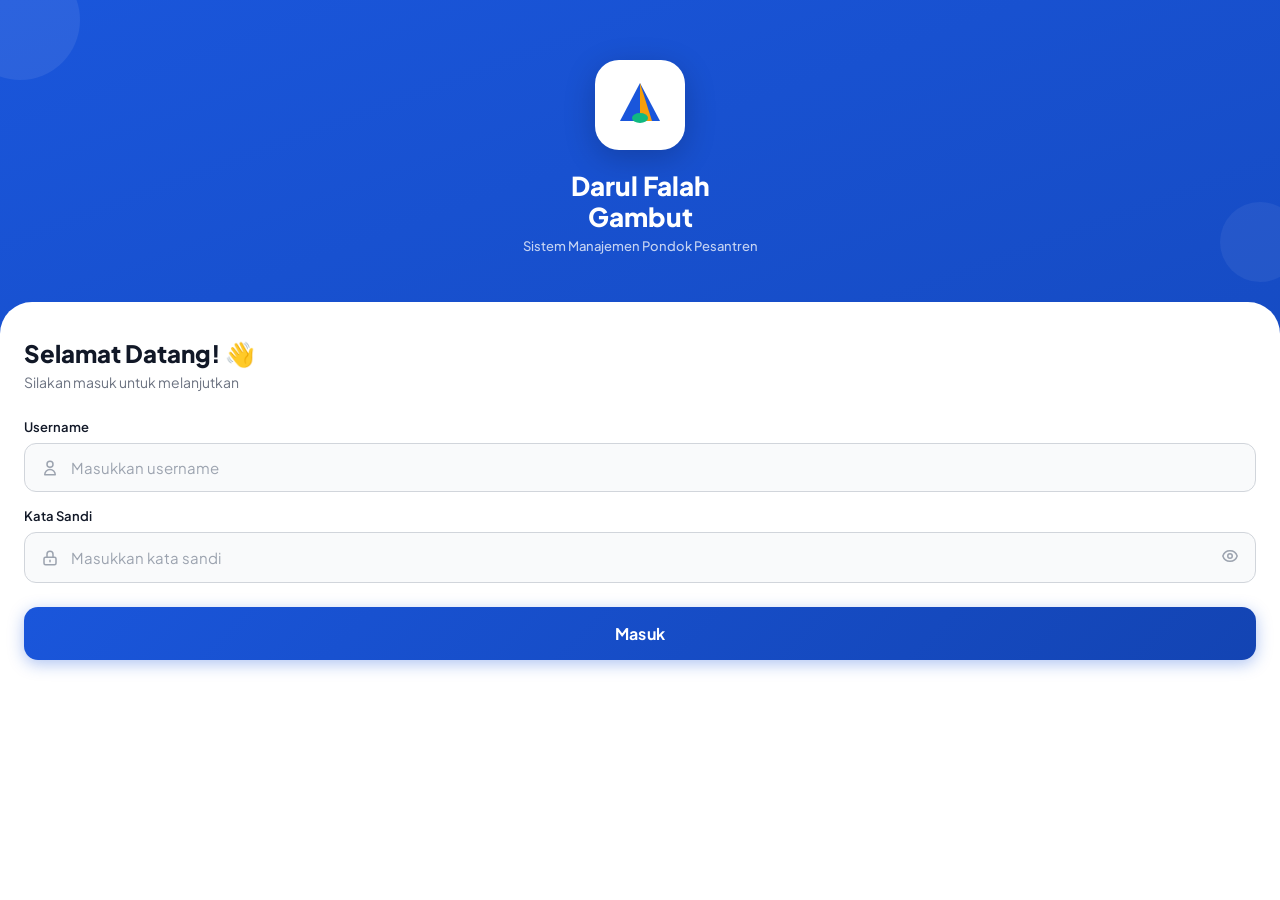
<file: app.html>
<!DOCTYPE html>
<html lang="id">
<head>
<meta charset="UTF-8">
<meta name="viewport" content="width=device-width, initial-scale=1.0, maximum-scale=1.0, user-scalable=no">
<meta name="theme-color" content="#1a56db">
<meta name="apple-mobile-web-app-capable" content="yes">
<meta name="mobile-web-app-capable" content="yes">
<title>Darul Falah Gambut</title>
<link rel="manifest" href="manifest.json">
<link rel="preconnect" href="https://fonts.googleapis.com">
<link href="https://fonts.googleapis.com/css2?family=Plus+Jakarta+Sans:wght@400;500;600;700;800&display=swap" rel="stylesheet">
<style>
/* ===== CSS VARIABLES ===== */
:root {
  --primary: #1a56db;
  --primary-dark: #1344b3;
  --primary-light: #e8f0fe;
  --accent-green: #10b981;
  --accent-pink: #f472b6;
  --accent-teal: #14b8a6;
  --danger: #ef4444;
  --warning: #f59e0b;
  --text-primary: #111827;
  --text-secondary: #6b7280;
  --text-muted: #9ca3af;
  --bg: #f3f4f6;
  --card: #ffffff;
  --card-border: #e5e7eb;
  --input-bg: #f9fafb;
  --input-border: #d1d5db;
  --shadow-sm: 0 1px 3px rgba(0,0,0,0.1);
  --shadow-md: 0 4px 16px rgba(0,0,0,0.12);
  --shadow-lg: 0 8px 32px rgba(0,0,0,0.16);
  --overlay: rgba(0,0,0,0.5);
  --navbar-height: 68px;
  --header-height: 56px;
  --radius: 16px;
  --radius-sm: 10px;
  --transition: 0.2s ease;
}
[data-theme="dark"] {
  --primary: #3b82f6;
  --primary-dark: #2563eb;
  --primary-light: #1e3a5f;
  --text-primary: #f9fafb;
  --text-secondary: #d1d5db;
  --text-muted: #9ca3af;
  --bg: #0f172a;
  --card: #1e293b;
  --card-border: #334155;
  --input-bg: #0f172a;
  --input-border: #475569;
  --shadow-sm: 0 1px 3px rgba(0,0,0,0.4);
  --shadow-md: 0 4px 16px rgba(0,0,0,0.5);
  --shadow-lg: 0 8px 32px rgba(0,0,0,0.6);
  --overlay: rgba(0,0,0,0.7);
}

/* ===== RESET & BASE ===== */
*, *::before, *::after { box-sizing: border-box; margin: 0; padding: 0; }
html, body {
  width: 100%; height: 100%;
  font-family: 'Plus Jakarta Sans', sans-serif;
  background: var(--bg);
  color: var(--text-primary);
  overflow: hidden;
  -webkit-tap-highlight-color: transparent;
  transition: background var(--transition), color var(--transition);
}
button { font-family: inherit; cursor: pointer; border: none; outline: none; }
input, select, textarea { font-family: inherit; outline: none; border: none; }

/* ===== APP SHELL ===== */
#app { width: 100%; height: 100%; display: flex; flex-direction: column; position: relative; overflow: hidden; }
.screen { display: none; flex-direction: column; height: 100%; overflow: hidden; }
.screen.active { display: flex; }

/* ===== LOGIN SCREEN ===== */
#screen-login {
  background: linear-gradient(160deg, var(--primary) 0%, var(--primary-dark) 100%);
  justify-content: flex-start;
  overflow-y: auto;
}
.login-hero {
  padding: 60px 24px 48px;
  text-align: center;
  position: relative;
  flex-shrink: 0;
}
.login-hero::before {
  content: '';
  position: absolute;
  top: -40px; left: -40px;
  width: 120px; height: 120px;
  background: rgba(255,255,255,0.08);
  border-radius: 50%;
}
.login-hero::after {
  content: '';
  position: absolute;
  bottom: 20px; right: -20px;
  width: 80px; height: 80px;
  background: rgba(255,255,255,0.06);
  border-radius: 50%;
}
.login-logo {
  width: 90px; height: 90px;
  background: white;
  border-radius: 24px;
  margin: 0 auto 20px;
  display: flex; align-items: center; justify-content: center;
  box-shadow: 0 8px 32px rgba(0,0,0,0.2);
}
.login-logo svg { width: 56px; height: 56px; }
.login-hero h1 { font-size: 26px; font-weight: 800; color: white; line-height: 1.2; }
.login-hero p { font-size: 13px; color: rgba(255,255,255,0.75); margin-top: 6px; font-weight: 500; }
.login-body {
  background: var(--card);
  border-radius: 32px 32px 0 0;
  padding: 36px 24px 40px;
  flex: 1;
  transition: background var(--transition);
}
.login-body h2 { font-size: 24px; font-weight: 800; color: var(--text-primary); }
.login-body p { font-size: 14px; color: var(--text-secondary); margin-top: 4px; margin-bottom: 28px; }
.form-group { margin-bottom: 16px; }
.form-group label { display: block; font-size: 13px; font-weight: 600; color: var(--text-primary); margin-bottom: 8px; }
.input-wrap {
  display: flex; align-items: center; gap: 12px;
  background: var(--input-bg);
  border: 1.5px solid var(--input-border);
  border-radius: 12px;
  padding: 14px 16px;
  transition: border-color 0.2s, box-shadow 0.2s;
}
.input-wrap:focus-within {
  border-color: var(--primary);
  box-shadow: 0 0 0 3px rgba(26,86,219,0.12);
  background: var(--card);
}
.input-wrap svg { width: 18px; height: 18px; color: var(--text-muted); flex-shrink: 0; }
.input-wrap input {
  flex: 1; background: none; color: var(--text-primary);
  font-size: 15px; font-weight: 500;
}
.input-wrap input::placeholder { color: var(--text-muted); font-weight: 400; }
.btn-eye { background: none; padding: 0; color: var(--text-muted); }
.btn-primary {
  width: 100%; padding: 16px;
  background: linear-gradient(135deg, var(--primary) 0%, var(--primary-dark) 100%);
  color: white; font-size: 16px; font-weight: 700;
  border-radius: 14px; margin-top: 8px;
  box-shadow: 0 4px 16px rgba(26,86,219,0.35);
  transition: transform 0.15s, box-shadow 0.15s;
  letter-spacing: 0.3px;
}
.btn-primary:active { transform: scale(0.98); box-shadow: 0 2px 8px rgba(26,86,219,0.25); }
.login-error { background: #fee2e2; color: #dc2626; border-radius: 10px; padding: 12px 16px; font-size: 13px; font-weight: 500; margin-bottom: 16px; display: none; }
.login-error.show { display: block; }

/* ===== MAIN APP ===== */
#screen-main { flex-direction: row; }

/* ===== TOP HEADER ===== */
.top-header {
  position: fixed; top: 0; left: 0; right: 0; z-index: 100;
  height: var(--header-height);
  background: linear-gradient(135deg, var(--primary) 0%, var(--primary-dark) 100%);
  display: flex; align-items: flex-end; justify-content: space-between;
  padding: 0 16px 10px;
  box-shadow: 0 2px 12px rgba(26,86,219,0.3);
}
.header-left { display: flex; flex-direction: column; }
.header-greeting { font-size: 12px; color: rgba(255,255,255,0.8); font-weight: 500; }
.header-title { font-size: 20px; font-weight: 800; color: white; line-height: 1.1; }
.header-subtitle { font-size: 12px; color: rgba(255,255,255,0.75); font-weight: 500; }
.btn-more {
  width: 38px; height: 38px;
  background: rgba(255,255,255,0.18);
  border-radius: 50%;
  display: flex; align-items: center; justify-content: center;
  color: white; position: relative;
}

/* ===== DROPDOWN MENU ===== */
.dropdown-menu {
  position: fixed; top: 54px; right: 12px; z-index: 999;
  background: var(--card);
  border-radius: 14px;
  box-shadow: var(--shadow-lg);
  border: 1px solid var(--card-border);
  min-width: 180px;
  overflow: hidden;
  display: none;
  animation: fadeInDown 0.15s ease;
}
.dropdown-menu.show { display: block; }
@keyframes fadeInDown { from { opacity:0; transform: translateY(-8px); } to { opacity:1; transform: translateY(0); } }
.dropdown-item {
  display: flex; align-items: center; gap: 12px;
  padding: 14px 16px; font-size: 14px; font-weight: 600;
  color: var(--text-primary); cursor: pointer;
  transition: background 0.15s;
}
.dropdown-item:hover { background: var(--bg); }
.dropdown-item svg { width: 18px; height: 18px; flex-shrink: 0; }
.dropdown-item.danger { color: var(--danger); }
.dropdown-divider { height: 1px; background: var(--card-border); }

/* ===== CONTENT AREA ===== */
.main-content {
  flex: 1;
  margin-top: var(--header-height);
  padding-bottom: var(--navbar-height);
  overflow-y: auto;
  -webkit-overflow-scrolling: touch;
}
.page {
  display: none; padding: 16px;
  animation: pageIn 0.22s ease both;
}
.page.active { display: block; }
@keyframes pageIn {
  from { opacity: 0; transform: translateY(10px); }
  to   { opacity: 1; transform: translateY(0); }
}
/* Nav item ripple */
.nav-item { position: relative; overflow: hidden; }
.nav-item::after {
  content:''; position:absolute; inset:0; background:var(--primary);
  opacity:0; border-radius:12px; transform:scale(0.5); transition:opacity .3s, transform .3s;
}
.nav-item:active::after { opacity:.08; transform:scale(1); }
/* Smooth nav icon bounce */
.nav-item.active svg { animation: navBounce .3s cubic-bezier(.34,1.56,.64,1); }
@keyframes navBounce { from{transform:translateY(3px) scale(.85)} to{transform:translateY(-1px) scale(1)} }

/* ===== BOTTOM NAVBAR ===== */
.bottom-nav {
  position: fixed; bottom: 0; left: 0; right: 0;
  height: var(--navbar-height);
  background: var(--card);
  border-top: 1px solid var(--card-border);
  display: grid; grid-template-columns: repeat(4, 1fr);
  align-items: center;
  box-shadow: 0 -4px 16px rgba(0,0,0,0.08);
  z-index: 100;
  padding-bottom: env(safe-area-inset-bottom);
  transition: background var(--transition);
}
.nav-item {
  display: flex; flex-direction: column; align-items: center; justify-content: center;
  gap: 4px; padding: 8px 4px;
  cursor: pointer; transition: all 0.2s;
  border: none; background: none; color: var(--text-muted);
}
.nav-item svg { width: 22px; height: 22px; transition: all 0.2s; }
.nav-item span { font-size: 11px; font-weight: 600; transition: all 0.2s; }
.nav-item.active { color: var(--primary); }
.nav-item.active svg { transform: translateY(-1px); }

/* ===== DASHBOARD PAGE ===== */
.dash-welcome {
  background: linear-gradient(135deg, var(--primary) 0%, var(--primary-dark) 100%);
  margin: -16px -16px 16px;
  padding: 20px 16px 40px;
  position: relative; overflow: hidden;
}
.dash-welcome::after {
  content: '';
  position: absolute; bottom: -30px; left: 0; right: 0;
  height: 60px;
  background: var(--bg);
  border-radius: 50% 50% 0 0 / 100% 100% 0 0;
}
.dash-welcome h2 { font-size: 22px; font-weight: 800; color: white; }
.dash-welcome p { font-size: 13px; color: rgba(255,255,255,0.8); margin-top: 2px; }
.stat-cards { display: grid; grid-template-columns: repeat(3, 1fr); gap: 10px; margin-bottom: 16px; }
.stat-card {
  background: var(--card); border-radius: var(--radius);
  padding: 14px 10px; text-align: center;
  box-shadow: var(--shadow-sm);
  border: 1px solid var(--card-border);
  transition: background var(--transition);
}
.stat-card-icon {
  width: 40px; height: 40px; border-radius: 10px;
  display: flex; align-items: center; justify-content: center;
  margin: 0 auto 8px;
}
.stat-card-icon svg { width: 20px; height: 20px; }
.stat-card-num { font-size: 24px; font-weight: 800; line-height: 1; }
.stat-card-label { font-size: 11px; font-weight: 600; color: var(--text-secondary); margin-top: 4px; }
.stat-card-bar { height: 3px; border-radius: 2px; margin-top: 8px; }
.section-card {
  background: var(--card); border-radius: var(--radius);
  padding: 16px; margin-bottom: 14px;
  box-shadow: var(--shadow-sm);
  border: 1px solid var(--card-border);
  transition: background var(--transition);
}
.section-title { font-size: 15px; font-weight: 700; color: var(--text-primary); }
.section-subtitle { font-size: 12px; color: var(--text-secondary); margin-top: 2px; }
.donut-wrap { display: flex; align-items: center; justify-content: center; margin: 16px 0 12px; }
.donut-legend { display: flex; justify-content: center; gap: 20px; }
.legend-item { display: flex; align-items: center; gap: 6px; font-size: 12px; font-weight: 600; color: var(--text-secondary); }
.legend-dot { width: 8px; height: 8px; border-radius: 50%; }
.summary-row {
  display: flex; align-items: center; gap: 12px;
  background: var(--bg); border-radius: 12px; padding: 12px;
  margin-top: 10px;
}
.summary-icon { width: 40px; height: 40px; background: var(--primary-light); border-radius: 10px; display: flex; align-items: center; justify-content: center; flex-shrink: 0; }
.summary-icon svg { width: 20px; height: 20px; color: var(--primary); }
.summary-info { flex: 1; }
.summary-info p { font-size: 13px; font-weight: 600; color: var(--text-secondary); }
.summary-info strong { font-size: 18px; font-weight: 800; color: var(--primary); }

/* ===== DATA TABLES (Catering & SPP) ===== */
.page-tabs { display: flex; gap: 8px; margin-bottom: 14px; }
.tab-btn {
  display: flex; align-items: center; gap: 6px;
  padding: 9px 14px; border-radius: 10px;
  font-size: 13px; font-weight: 600;
  background: var(--bg); color: var(--text-secondary);
  border: 1.5px solid var(--card-border);
  transition: all 0.2s;
}
.tab-btn.active { background: var(--primary-light); color: var(--primary); border-color: var(--primary); }
.tab-btn svg { width: 16px; height: 16px; }
.btn-add {
  margin-left: auto;
  display: flex; align-items: center; gap: 6px;
  padding: 9px 14px; border-radius: 10px;
  font-size: 13px; font-weight: 700;
  background: var(--primary); color: white;
  box-shadow: 0 2px 8px rgba(26,86,219,0.3);
  transition: all 0.15s;
}
.btn-add:active { transform: scale(0.97); }
.search-row { display: flex; gap: 8px; margin-bottom: 12px; }
.search-wrap {
  flex: 1; display: flex; align-items: center; gap: 10px;
  background: var(--card); border: 1.5px solid var(--card-border);
  border-radius: 12px; padding: 10px 14px;
  transition: border-color 0.2s;
}
.search-wrap:focus-within { border-color: var(--primary); }
.search-wrap svg { width: 16px; height: 16px; color: var(--text-muted); flex-shrink: 0; }
.search-wrap input { flex: 1; background: none; color: var(--text-primary); font-size: 14px; }
.search-wrap input::placeholder { color: var(--text-muted); }
.btn-filter {
  background: var(--card); border: 1.5px solid var(--card-border);
  border-radius: 12px; padding: 10px 12px;
  color: var(--text-secondary);
}
.btn-filter svg { width: 18px; height: 18px; }
.table-wrap {
  background: var(--card); border-radius: var(--radius);
  overflow: hidden; box-shadow: var(--shadow-sm);
  border: 1px solid var(--card-border);
}
.table-scroll { overflow-x: auto; -webkit-overflow-scrolling: touch; }
table { width: 100%; border-collapse: collapse; font-size: 12px; min-width: 600px; }
thead { background: var(--bg); }
thead th { padding: 10px 8px; text-align: left; font-size: 11px; font-weight: 700; color: var(--text-secondary); white-space: nowrap; border-bottom: 1px solid var(--card-border); }
tbody tr { border-bottom: 1px solid var(--card-border); transition: background 0.15s; }
tbody tr:last-child { border-bottom: none; }
tbody tr:hover { background: var(--bg); }
td { padding: 10px 8px; color: var(--text-primary); font-weight: 500; vertical-align: middle; }
td.small { font-size: 11px; color: var(--text-secondary); }
.month-checks { display: flex; gap: 2px; }
.month-check {
  width: 14px; height: 14px; border-radius: 3px;
  border: 1.5px solid var(--card-border);
  display: flex; align-items: center; justify-content: center;
  flex-shrink: 0;
}
.month-check.checked { background: var(--accent-green); border-color: var(--accent-green); }
.month-check svg { width: 10px; height: 10px; color: white; }
.action-btns { display: flex; gap: 4px; }
.btn-action {
  width: 28px; height: 28px; border-radius: 7px;
  display: flex; align-items: center; justify-content: center;
  transition: all 0.15s;
}
.btn-action svg { width: 14px; height: 14px; }
.btn-edit { background: rgba(26,86,219,0.1); color: var(--primary); }
.btn-delete { background: rgba(239,68,68,0.1); color: var(--danger); }
.empty-state { text-align: center; padding: 40px 16px; color: var(--text-muted); }
.empty-state svg { width: 48px; height: 48px; margin: 0 auto 12px; opacity: 0.4; display: block; }
.empty-state p { font-size: 14px; font-weight: 600; }

/* ===== SETTING PAGE ===== */
.profile-card {
  background: var(--card); border-radius: var(--radius);
  padding: 20px; margin-bottom: 14px;
  box-shadow: var(--shadow-sm);
  border: 1px solid var(--card-border);
  display: flex; align-items: center; gap: 14px;
  transition: background var(--transition);
}
.avatar {
  width: 60px; height: 60px; border-radius: 16px;
  background: linear-gradient(135deg, var(--primary), var(--primary-dark));
  display: flex; align-items: center; justify-content: center;
  flex-shrink: 0; font-size: 22px; font-weight: 800; color: white;
}
.profile-info { flex: 1; }
.profile-info h3 { font-size: 16px; font-weight: 800; color: var(--text-primary); }
.profile-info .role-badge {
  display: inline-block; font-size: 11px; font-weight: 700;
  background: var(--primary-light); color: var(--primary);
  border-radius: 6px; padding: 2px 8px; margin: 3px 0;
}
.profile-info p { font-size: 12px; color: var(--text-secondary); }
.btn-edit-profile {
  display: flex; align-items: center; gap: 6px;
  padding: 8px 12px; border-radius: 10px;
  font-size: 12px; font-weight: 700;
  border: 1.5px solid var(--primary); color: var(--primary); background: none;
}
.setting-section {
  background: var(--card); border-radius: var(--radius);
  overflow: hidden; margin-bottom: 14px;
  box-shadow: var(--shadow-sm); border: 1px solid var(--card-border);
  transition: background var(--transition);
}
.setting-section-title {
  display: flex; align-items: center; gap: 8px;
  padding: 12px 16px;
  font-size: 11px; font-weight: 800; letter-spacing: 0.8px;
  border-bottom: 1px solid var(--card-border);
}
.setting-section-title .s-icon {
  width: 22px; height: 22px; border-radius: 6px;
  display: flex; align-items: center; justify-content: center;
}
.setting-section-title .s-icon svg { width: 12px; height: 12px; }
.setting-row {
  display: flex; align-items: center; gap: 12px;
  padding: 14px 16px; cursor: pointer;
  border-bottom: 1px solid var(--card-border); transition: background 0.15s;
}
.setting-row:last-child { border-bottom: none; }
.setting-row:hover { background: var(--bg); }
.setting-row-icon {
  width: 36px; height: 36px; border-radius: 10px;
  display: flex; align-items: center; justify-content: center; flex-shrink: 0;
}
.setting-row-icon svg { width: 18px; height: 18px; color: white; }
.setting-row-info { flex: 1; }
.setting-row-info p { font-size: 14px; font-weight: 600; color: var(--text-primary); }
.setting-row-info span { font-size: 12px; color: var(--text-secondary); }
.setting-row-right { display: flex; align-items: center; gap: 8px; font-size: 13px; font-weight: 600; color: var(--text-secondary); }
.setting-row-right svg { width: 14px; height: 14px; color: var(--text-muted); }
/* Toggle switch */
.toggle { position: relative; width: 44px; height: 24px; }
.toggle input { opacity: 0; width: 0; height: 0; }
.toggle-slider {
  position: absolute; inset: 0; cursor: pointer;
  background: var(--card-border); border-radius: 24px; transition: 0.3s;
}
.toggle-slider::before {
  content: ''; position: absolute;
  width: 18px; height: 18px; border-radius: 50%;
  background: white; left: 3px; top: 3px; transition: 0.3s;
  box-shadow: 0 1px 3px rgba(0,0,0,0.2);
}
.toggle input:checked + .toggle-slider { background: var(--primary); }
.toggle input:checked + .toggle-slider::before { transform: translateX(20px); }
.btn-logout {
  width: 100%; padding: 16px;
  background: linear-gradient(135deg, #ef4444, #dc2626);
  color: white; font-size: 15px; font-weight: 700;
  border-radius: 14px; margin: 4px 0 16px;
  display: flex; align-items: center; justify-content: center; gap: 10px;
  box-shadow: 0 4px 16px rgba(239,68,68,0.3);
}

/* ===== FLOATING MODAL ===== */
.modal-overlay {
  position: fixed; inset: 0; z-index: 500;
  background: var(--overlay);
  display: none; align-items: flex-end; justify-content: center;
  backdrop-filter: blur(2px);
}
.modal-overlay.show { display: flex; animation: overlayIn 0.2s ease; }
@keyframes overlayIn { from { opacity: 0; } to { opacity: 1; } }
.modal-sheet {
  background: var(--card);
  border-radius: 24px 24px 0 0;
  width: 100%; max-width: 480px;
  max-height: 92vh;
  display: flex; flex-direction: column;
  animation: sheetUp 0.3s cubic-bezier(0.34, 1.56, 0.64, 1);
  position: relative;
}
@keyframes sheetUp { from { transform: translateY(100%); } to { transform: translateY(0); } }
.modal-header {
  padding: 16px 20px 14px;
  border-bottom: 1px solid var(--card-border);
  display: flex; align-items: center; justify-content: space-between;
  flex-shrink: 0;
}
.modal-header h3 { font-size: 17px; font-weight: 800; color: var(--text-primary); }
.btn-close {
  width: 32px; height: 32px; border-radius: 50%;
  background: var(--bg); display: flex; align-items: center; justify-content: center;
  color: var(--text-secondary);
}
.btn-close svg { width: 16px; height: 16px; }
.modal-body {
  padding: 16px 20px;
  overflow-y: auto; flex: 1;
  /* Key: prevents keyboard from covering inputs */
  padding-bottom: max(16px, env(keyboard-inset-height, 16px));
}
.modal-footer {
  padding: 12px 20px;
  border-top: 1px solid var(--card-border);
  flex-shrink: 0;
  padding-bottom: max(12px, env(safe-area-inset-bottom));
}
.modal-form .form-group { margin-bottom: 14px; }
.modal-form label { display: block; font-size: 12px; font-weight: 700; color: var(--text-secondary); margin-bottom: 6px; text-transform: uppercase; letter-spacing: 0.4px; }
.modal-form input, .modal-form select {
  width: 100%; padding: 12px 14px;
  background: var(--input-bg); border: 1.5px solid var(--input-border);
  border-radius: 10px; font-size: 15px; font-weight: 500; color: var(--text-primary);
  transition: border-color 0.2s, box-shadow 0.2s;
}
.modal-form input:focus, .modal-form select:focus {
  border-color: var(--primary); background: var(--card);
  box-shadow: 0 0 0 3px rgba(26,86,219,0.1);
}
.modal-form select option { background: var(--card); }
.months-grid { display: grid; grid-template-columns: repeat(4, 1fr); gap: 8px; margin-top: 6px; }
.month-toggle-btn {
  padding: 8px 4px; border-radius: 8px; font-size: 12px; font-weight: 700;
  background: var(--bg); color: var(--text-secondary);
  border: 1.5px solid var(--card-border); cursor: pointer; transition: all 0.15s;
  text-align: center;
}
.month-toggle-btn.checked { background: rgba(16,185,129,0.12); color: var(--accent-green); border-color: var(--accent-green); }
.modal-form .form-row { display: grid; grid-template-columns: 1fr 1fr; gap: 10px; }
.btn-save {
  width: 100%; padding: 14px;
  background: linear-gradient(135deg, var(--primary), var(--primary-dark));
  color: white; font-size: 15px; font-weight: 700;
  border-radius: 12px; box-shadow: 0 4px 14px rgba(26,86,219,0.3);
  transition: all 0.15s;
}
.btn-save:active { transform: scale(0.98); }

/* ===== CONFIRM DIALOG ===== */
.confirm-dialog {
  position: fixed; inset: 0; z-index: 600;
  background: var(--overlay); display: none;
  align-items: center; justify-content: center; padding: 24px;
  backdrop-filter: blur(2px);
}
.confirm-dialog.show { display: flex; animation: overlayIn 0.2s ease; }
.confirm-box {
  background: var(--card); border-radius: 20px; padding: 24px;
  width: 100%; max-width: 320px;
  animation: confirmIn 0.25s cubic-bezier(0.34, 1.56, 0.64, 1);
}
@keyframes confirmIn { from { transform: scale(0.85); opacity: 0; } to { transform: scale(1); opacity: 1; } }
.confirm-icon { width: 56px; height: 56px; border-radius: 16px; background: rgba(239,68,68,0.12); display: flex; align-items: center; justify-content: center; margin: 0 auto 16px; }
.confirm-icon svg { width: 28px; height: 28px; color: var(--danger); }
.confirm-box h3 { font-size: 18px; font-weight: 800; color: var(--text-primary); text-align: center; margin-bottom: 8px; }
.confirm-box p { font-size: 14px; color: var(--text-secondary); text-align: center; line-height: 1.5; margin-bottom: 20px; }
.confirm-buttons { display: grid; grid-template-columns: 1fr 1fr; gap: 10px; }
.btn-cancel { padding: 13px; border-radius: 10px; font-size: 14px; font-weight: 700; background: var(--bg); color: var(--text-secondary); border: 1.5px solid var(--card-border); }
.btn-confirm-del { padding: 13px; border-radius: 10px; font-size: 14px; font-weight: 700; background: var(--danger); color: white; }

/* ===== TOAST ===== */
#toast {
  position: fixed; bottom: calc(var(--navbar-height) + 12px); left: 16px; right: 16px;
  z-index: 700; display: flex; justify-content: center; pointer-events: none;
}
.toast-msg {
  background: #1f2937; color: white; border-radius: 12px;
  padding: 12px 20px; font-size: 14px; font-weight: 600;
  box-shadow: var(--shadow-lg); max-width: 320px; text-align: center;
  animation: toastIn 0.3s ease;
}
@keyframes toastIn { from { opacity: 0; transform: translateY(12px); } to { opacity: 1; transform: translateY(0); } }
.toast-msg.success { background: #065f46; }
.toast-msg.error { background: #7f1d1d; }

/* ===== LOADING ===== */
.loading-spinner {
  width: 20px; height: 20px; border: 2.5px solid rgba(255,255,255,0.3);
  border-top-color: white; border-radius: 50%;
  animation: spin 0.7s linear infinite; display: inline-block;
}
@keyframes spin { to { transform: rotate(360deg); } }

/* ===== SETTINGS SUB PAGES ===== */
.sub-page {
  position: fixed; inset: 0; z-index: 200;
  background: var(--bg); display: none; flex-direction: column;
  transform: translateX(100%);
  transition: transform 0.3s cubic-bezier(0.4, 0, 0.2, 1);
}
.sub-page.show { display: flex; transform: translateX(0); }
.sub-page-header {
  background: linear-gradient(135deg, var(--primary), var(--primary-dark));
  padding: 14px 16px; display: flex; align-items: center; gap: 12px;
  padding-top: max(14px, env(safe-area-inset-top));
}
.btn-back { background: rgba(255,255,255,0.18); border-radius: 50%; width: 36px; height: 36px; display: flex; align-items: center; justify-content: center; color: white; flex-shrink: 0; }
.btn-back svg { width: 18px; height: 18px; }
.sub-page-header h2 { font-size: 18px; font-weight: 800; color: white; }
.sub-page-content { flex: 1; overflow-y: auto; padding: 16px; }



  #print-area, #print-area * { visibility:visible !important; }
  #print-area { position:fixed; inset:0; background:white; color:black; font-family:Arial,sans-serif; padding:20px; }
  .print-hide { display:none !important; }
}


/* ===== BUKTI PEMBAYARAN ===== */
.bukti-search-wrap {
  display:flex; align-items:center; gap:10px;
  background:var(--card); border:1.5px solid var(--card-border);
  border-radius:12px; padding:11px 14px; margin-bottom:10px;
  transition:border-color .2s;
}
.bukti-search-wrap:focus-within { border-color:var(--primary); }
.bukti-search-wrap svg { width:16px; height:16px; color:var(--text-muted); flex-shrink:0; }
.bukti-search-wrap input { flex:1; background:none; color:var(--text-primary); font-size:14px; }
.bukti-search-wrap input::placeholder { color:var(--text-muted); }
.bukti-type-tabs { display:grid; grid-template-columns:1fr 1fr; gap:8px; margin-bottom:12px; }
.bukti-type-btn {
  padding:10px; border-radius:10px; font-size:13px; font-weight:700;
  border:1.5px solid var(--card-border); background:var(--bg);
  color:var(--text-secondary); cursor:pointer; transition:all .2s;
  display:flex; align-items:center; justify-content:center; gap:6px;
}
.bukti-type-btn svg { width:15px; height:15px; }
.bukti-type-btn.active { background:var(--primary-light); color:var(--primary); border-color:var(--primary); }
.santri-list-item {
  display:flex; align-items:center; gap:12px;
  background:var(--card); border-radius:12px; padding:12px 14px;
  border:1px solid var(--card-border); margin-bottom:8px;
  cursor:pointer; transition:all .2s; box-shadow:var(--shadow-sm);
}
.santri-list-item:active { transform:scale(.98); background:var(--bg); }
.santri-list-avatar {
  width:42px; height:42px; border-radius:12px; flex-shrink:0;
  display:flex; align-items:center; justify-content:center;
  font-size:16px; font-weight:800; color:white;
}
.santri-list-info { flex:1; min-width:0; }
.santri-list-info h4 { font-size:14px; font-weight:700; color:var(--text-primary); white-space:nowrap; overflow:hidden; text-overflow:ellipsis; }
.santri-list-info p { font-size:11px; color:var(--text-secondary); margin-top:2px; }
.santri-list-badges { display:flex; gap:4px; margin-top:4px; flex-wrap:wrap; }
.badge-lunas-mini { font-size:10px; font-weight:700; padding:2px 6px; border-radius:5px; background:rgba(16,185,129,.12); color:#059669; }
.badge-belum-mini { font-size:10px; font-weight:700; padding:2px 6px; border-radius:5px; background:rgba(239,68,68,.1); color:#dc2626; }
.santri-list-arrow { color:var(--text-muted); flex-shrink:0; }
.santri-list-arrow svg { width:16px; height:16px; }

/* Modal bukti */
.bukti-modal-overlay {
  position:fixed; inset:0; z-index:550;
  background:var(--overlay); display:none;
  align-items:flex-end; justify-content:center;
  backdrop-filter:blur(2px);
}
.bukti-modal-overlay.show { display:flex; animation:overlayIn .2s ease; }
.bukti-sheet {
  background:var(--card); border-radius:24px 24px 0 0;
  width:100%; max-width:480px; max-height:94vh;
  display:flex; flex-direction:column;
  animation:sheetUp .3s cubic-bezier(.34,1.56,.64,1);
}
.bukti-sheet-header {
  padding:16px 20px 12px; border-bottom:1px solid var(--card-border);
  display:flex; align-items:center; justify-content:space-between; flex-shrink:0;
}
.bukti-sheet-header h3 { font-size:16px; font-weight:800; color:var(--text-primary); }
.bukti-sheet-body { flex:1; overflow-y:auto; padding:16px 20px; }
.bukti-sheet-footer { padding:12px 20px; border-top:1px solid var(--card-border); flex-shrink:0; }

/* Kartu bukti yang akan di-screenshot */
#bukti-card {
  background:white; border-radius:16px; overflow:hidden;
  box-shadow:0 4px 24px rgba(0,0,0,.15); font-family:Arial,sans-serif;
}
.bukti-kop {
  background:linear-gradient(135deg,#1a56db,#1344b3);
  padding:18px 16px 14px; color:white; text-align:center;
}
.bukti-kop .logo-row { display:flex; align-items:center; justify-content:center; gap:10px; margin-bottom:8px; }
.bukti-kop .logo-box {
  width:40px; height:40px; background:white; border-radius:10px;
  display:flex; align-items:center; justify-content:center; flex-shrink:0;
}
.bukti-kop h2 { font-size:13px; font-weight:800; line-height:1.3; }
.bukti-kop p { font-size:10px; opacity:.85; margin-top:2px; }
.bukti-divider { height:3px; background:linear-gradient(90deg,#f59e0b,#10b981,#1a56db); }
.bukti-body { padding:14px 16px; }
.bukti-no { text-align:center; margin-bottom:12px; }
.bukti-no span {
  font-size:10px; font-weight:800; letter-spacing:1px;
  background:#f3f4f6; color:#6b7280; padding:4px 12px; border-radius:20px;
}
.bukti-santri-card {
  background:#f8faff; border:1.5px solid #e0e7ff; border-radius:12px;
  padding:12px; margin-bottom:12px;
}
.bukti-santri-row { display:flex; gap:10px; align-items:flex-start; }
.bukti-santri-avatar {
  width:44px; height:44px; border-radius:10px; flex-shrink:0;
  display:flex; align-items:center; justify-content:center;
  font-size:18px; font-weight:800; color:white;
}
.bukti-santri-detail h3 { font-size:14px; font-weight:800; color:#111827; }
.bukti-santri-detail p { font-size:11px; color:#6b7280; margin-top:2px; line-height:1.4; }
.bukti-info-grid { display:grid; grid-template-columns:1fr 1fr; gap:8px; margin-bottom:12px; }
.bukti-info-box { background:#f9fafb; border-radius:8px; padding:8px 10px; }
.bukti-info-box label { font-size:10px; font-weight:700; color:#9ca3af; text-transform:uppercase; letter-spacing:.4px; display:block; }
.bukti-info-box span { font-size:13px; font-weight:700; color:#111827; }
.bukti-bulan-section { margin-bottom:12px; }
.bukti-bulan-section h4 { font-size:11px; font-weight:700; color:#6b7280; text-transform:uppercase; letter-spacing:.4px; margin-bottom:8px; }
.bukti-bulan-grid { display:grid; grid-template-columns:repeat(6,1fr); gap:4px; }
.bukti-bulan-cell {
  text-align:center; padding:5px 2px; border-radius:6px; font-size:10px; font-weight:700;
}
.bukti-bulan-cell.lunas { background:#dcfce7; color:#166534; }
.bukti-bulan-cell.belum { background:#fee2e2; color:#991b1b; }
.bukti-total-box {
  background:linear-gradient(135deg,#1a56db,#1344b3);
  border-radius:10px; padding:12px 14px;
  display:flex; justify-content:space-between; align-items:center; margin-bottom:12px;
}
.bukti-total-box .label { font-size:11px; font-weight:700; color:rgba(255,255,255,.8); }
.bukti-total-box .amount { font-size:18px; font-weight:800; color:white; }
.bukti-footer {
  background:#f9fafb; padding:10px 14px;
  display:flex; justify-content:space-between; align-items:center;
  border-top:1px solid #e5e7eb;
}
.bukti-footer .tgl { font-size:10px; color:#9ca3af; font-weight:600; }
.bukti-footer .valid { display:flex; align-items:center; gap:4px; font-size:10px; font-weight:700; color:#059669; }
.bukti-footer .valid::before { content:'✓'; font-size:12px; }

/* Tombol aksi bukti */
.bukti-actions { display:grid; grid-template-columns:1fr 1fr; gap:8px; margin-top:12px; }
.bukti-actions .btn-wa {
  padding:13px 8px; border-radius:12px; font-size:13px; font-weight:700;
  background:linear-gradient(135deg,#25d366,#128c7e); color:white;
  display:flex; align-items:center; justify-content:center; gap:6px;
  cursor:pointer; box-shadow:0 4px 12px rgba(37,211,102,.3);
}
.bukti-actions .btn-dl {
  padding:13px 8px; border-radius:12px; font-size:13px; font-weight:700;
  background:linear-gradient(135deg,#ef4444,#dc2626); color:white;
  display:flex; align-items:center; justify-content:center; gap:6px;
  cursor:pointer; box-shadow:0 4px 12px rgba(239,68,68,.3);
}
.bukti-actions svg { width:18px; height:18px; }
.btn-share-img {
  width:100%; margin-top:8px; padding:13px; border-radius:12px;
  font-size:13px; font-weight:700;
  background:var(--bg); color:var(--text-primary); border:1.5px solid var(--card-border);
  display:flex; align-items:center; justify-content:center; gap:6px; cursor:pointer;
}
.btn-share-img svg { width:18px; height:18px; }
.bulan-filter-wrap { margin-bottom:12px; }
.bulan-filter-wrap label { font-size:11px; font-weight:700; color:var(--text-secondary); text-transform:uppercase; letter-spacing:.4px; margin-bottom:6px; display:block; }
.bulan-filter-grid { display:grid; grid-template-columns:repeat(4,1fr); gap:6px; }
.bulan-filter-btn {
  padding:7px 4px; border-radius:8px; font-size:11px; font-weight:700;
  border:1.5px solid var(--card-border); background:var(--bg); color:var(--text-secondary);
  cursor:pointer; transition:all .15s; text-align:center;
}
.bulan-filter-btn.on { background:rgba(16,185,129,.1); color:#059669; border-color:#10b981; }
.bulan-filter-btn.off { background:rgba(239,68,68,.06); color:#dc2626; border-color:rgba(239,68,68,.3); }
.wa-input-wrap { margin-bottom:12px; }
.wa-input-wrap label { font-size:11px; font-weight:700; color:var(--text-secondary); text-transform:uppercase; letter-spacing:.4px; margin-bottom:6px; display:block; }
.wa-input-row { display:flex; gap:8px; }
.wa-prefix {
  background:var(--bg); border:1.5px solid var(--input-border);
  border-radius:10px; padding:11px 12px; font-size:14px; font-weight:700;
  color:var(--text-secondary); flex-shrink:0;
}
.wa-input-row input {
  flex:1; padding:11px 14px; background:var(--input-bg);
  border:1.5px solid var(--input-border); border-radius:10px;
  font-size:14px; font-weight:600; color:var(--text-primary);
  transition:border-color .2s;
}
.wa-input-row input:focus { border-color:var(--primary); outline:none; }

/* ===== MISC ===== */
.text-blue { color: var(--primary); }
.text-pink { color: var(--accent-pink); }
.text-green { color: var(--accent-green); }
.fw700 { font-weight: 700; }
.mt8 { margin-top: 8px; }

/* No scroll in body when modal open */
body.modal-open { overflow: hidden; }
</style>
</head>
<body>
<div id="app">

  <!-- ===== LOGIN SCREEN ===== -->
  <div id="screen-login" class="screen active">
    <div class="login-hero">
      <div class="login-logo">
        <svg viewBox="0 0 56 56" fill="none" xmlns="http://www.w3.org/2000/svg">
          <path d="M28 6L8 44h40L28 6z" fill="#1a56db"/>
          <path d="M28 6L40 44H28V6z" fill="#f59e0b"/>
          <ellipse cx="28" cy="41" rx="8" ry="5" fill="#10b981"/>
        </svg>
      </div>
      <h1>Darul Falah<br>Gambut</h1>
      <p>Sistem Manajemen Pondok Pesantren</p>
    </div>
    <div class="login-body">
      <h2>Selamat Datang! 👋</h2>
      <p>Silakan masuk untuk melanjutkan</p>
      <div id="login-error" class="login-error"></div>
      <div class="form-group">
        <label>Username</label>
        <div class="input-wrap">
          <svg fill="none" viewBox="0 0 24 24" stroke="currentColor"><path stroke-linecap="round" stroke-linejoin="round" stroke-width="2" d="M16 7a4 4 0 11-8 0 4 4 0 018 0zM12 14a7 7 0 00-7 7h14a7 7 0 00-7-7z"/></svg>
          <input type="text" id="login-username" placeholder="Masukkan username" autocomplete="username">
        </div>
      </div>
      <div class="form-group">
        <label>Kata Sandi</label>
        <div class="input-wrap">
          <svg fill="none" viewBox="0 0 24 24" stroke="currentColor"><path stroke-linecap="round" stroke-linejoin="round" stroke-width="2" d="M12 15v2m-6 4h12a2 2 0 002-2v-6a2 2 0 00-2-2H6a2 2 0 00-2 2v6a2 2 0 002 2zm10-10V7a4 4 0 00-8 0v4h8z"/></svg>
          <input type="password" id="login-password" placeholder="Masukkan kata sandi" autocomplete="current-password">
          <button class="btn-eye" id="btn-toggle-pw" onclick="togglePassword()">
            <svg fill="none" viewBox="0 0 24 24" stroke="currentColor" id="eye-icon"><path stroke-linecap="round" stroke-linejoin="round" stroke-width="2" d="M15 12a3 3 0 11-6 0 3 3 0 016 0z"/><path stroke-linecap="round" stroke-linejoin="round" stroke-width="2" d="M2.458 12C3.732 7.943 7.523 5 12 5c4.478 0 8.268 2.943 9.542 7-1.274 4.057-5.064 7-9.542 7-4.477 0-8.268-2.943-9.542-7z"/></svg>
          </button>
        </div>
      </div>
      <button class="btn-primary" id="btn-login" onclick="doLogin()">
        <span id="btn-login-text">Masuk</span>
      </button>
    </div>
  </div>

  <!-- ===== MAIN APP ===== -->
  <div id="screen-main" class="screen">
    <!-- TOP HEADER -->
    <div class="top-header" id="top-header">
      <div class="header-left">
        <span class="header-greeting" id="header-greeting">Assalamu'alaikum 👋</span>
        <span class="header-title" id="header-title">Dashboard</span>
        <span class="header-subtitle">PP. Darul Falah Gambut</span>
      </div>
      <button class="btn-more" id="btn-more" onclick="toggleDropdown()">
        <svg fill="currentColor" viewBox="0 0 24 24" width="20" height="20"><circle cx="12" cy="5" r="1.5"/><circle cx="12" cy="12" r="1.5"/><circle cx="12" cy="19" r="1.5"/></svg>
      </button>
    </div>

    <!-- DROPDOWN -->
    <div class="dropdown-menu" id="dropdown-menu">
      <div class="dropdown-item" onclick="toggleDarkMode()">
        <svg fill="none" viewBox="0 0 24 24" stroke="currentColor" id="theme-icon"><path stroke-linecap="round" stroke-linejoin="round" stroke-width="2" d="M20.354 15.354A9 9 0 018.646 3.646 9.003 9.003 0 0012 21a9.003 9.003 0 008.354-5.646z"/></svg>
        <span id="theme-label">Mode Gelap</span>
      </div>
      <div class="dropdown-divider"></div>
      <div class="dropdown-item danger" onclick="confirmLogout()">
        <svg fill="none" viewBox="0 0 24 24" stroke="currentColor"><path stroke-linecap="round" stroke-linejoin="round" stroke-width="2" d="M17 16l4-4m0 0l-4-4m4 4H7m6 4v1a3 3 0 01-3 3H6a3 3 0 01-3-3V7a3 3 0 013-3h4a3 3 0 013 3v1"/></svg>
        <span>Logout</span>
      </div>
    </div>

    <!-- CONTENT -->
    <div class="main-content" id="main-content">
      <!-- DASHBOARD -->
      <div class="page active" id="page-dashboard">
        <div class="stat-cards">
          <div class="stat-card">
            <div class="stat-card-icon" style="background:#eff6ff"><svg fill="none" viewBox="0 0 24 24" stroke="#1a56db"><path stroke-linecap="round" stroke-linejoin="round" stroke-width="2" d="M16 7a4 4 0 11-8 0 4 4 0 018 0zM12 14a7 7 0 00-7 7h14a7 7 0 00-7-7z"/></svg></div>
            <div class="stat-card-num text-blue" id="stat-santri">0</div>
            <div class="stat-card-label">Santri</div>
            <div class="stat-card-bar" style="background:#1a56db;"></div>
          </div>
          <div class="stat-card">
            <div class="stat-card-icon" style="background:#fdf2f8"><svg fill="none" viewBox="0 0 24 24" stroke="#f472b6"><path stroke-linecap="round" stroke-linejoin="round" stroke-width="2" d="M16 7a4 4 0 11-8 0 4 4 0 018 0zM12 14a7 7 0 00-7 7h14a7 7 0 00-7-7z"/></svg></div>
            <div class="stat-card-num text-pink" id="stat-santriwati">0</div>
            <div class="stat-card-label">Santriwati</div>
            <div class="stat-card-bar" style="background:#f472b6;"></div>
          </div>
          <div class="stat-card">
            <div class="stat-card-icon" style="background:#f0fdf4"><svg fill="none" viewBox="0 0 24 24" stroke="#10b981"><path stroke-linecap="round" stroke-linejoin="round" stroke-width="2" d="M17 20h5v-2a3 3 0 00-5.356-1.857M17 20H7m10 0v-2c0-.656-.126-1.283-.356-1.857M7 20H2v-2a3 3 0 015.356-1.857M7 20v-2c0-.656.126-1.283.356-1.857m0 0a5.002 5.002 0 019.288 0M15 7a3 3 0 11-6 0 3 3 0 016 0z"/></svg></div>
            <div class="stat-card-num text-green" id="stat-total">0</div>
            <div class="stat-card-label">Total</div>
            <div class="stat-card-bar" style="background:#10b981;"></div>
          </div>
        </div>

        <div class="section-card">
          <div class="section-title">Komposisi Santri</div>
          <div class="section-subtitle">Perbandingan santri dan santriwati</div>
          <div class="donut-wrap">
            <svg width="180" height="180" viewBox="0 0 180 180" id="donut-chart">
              <circle cx="90" cy="90" r="65" fill="none" stroke="#e5e7eb" stroke-width="28"/>
              <circle cx="90" cy="90" r="65" fill="none" stroke="#1a56db" stroke-width="28" id="donut-santri" stroke-dasharray="0 408" stroke-dashoffset="-102" transform="rotate(-90 90 90)"/>
              <circle cx="90" cy="90" r="65" fill="none" stroke="#f472b6" stroke-width="28" id="donut-santriwati" stroke-dasharray="0 408" stroke-dashoffset="-102" transform="rotate(-90 90 90)"/>
              <text x="90" y="86" text-anchor="middle" font-size="26" font-weight="800" fill="currentColor" id="donut-total-text">0</text>
              <text x="90" y="104" text-anchor="middle" font-size="12" fill="#9ca3af" font-weight="600">Total</text>
            </svg>
          </div>
          <div class="donut-legend">
            <div class="legend-item"><div class="legend-dot" style="background:#1a56db"></div>Santri <span class="fw700" id="legend-santri">0 (0%)</span></div>
            <div class="legend-item"><div class="legend-dot" style="background:#f472b6"></div>Santriwati <span class="fw700" id="legend-santriwati">0 (0%)</span></div>
          </div>
        </div>

        <div class="section-card">
          <div class="section-title">Ringkasan</div>
          <div class="section-subtitle">Informasi singkat jumlah santri</div>
          <div class="summary-row">
            <div class="summary-icon"><svg fill="none" viewBox="0 0 24 24" stroke="currentColor"><path stroke-linecap="round" stroke-linejoin="round" stroke-width="2" d="M17 20h5v-2a3 3 0 00-5.356-1.857M17 20H7m10 0v-2c0-.656-.126-1.283-.356-1.857M7 20H2v-2a3 3 0 015.356-1.857M7 20v-2c0-.656.126-1.283.356-1.857m0 0a5.002 5.002 0 019.288 0M15 7a3 3 0 11-6 0 3 3 0 016 0z"/></svg></div>
            <div class="summary-info">
              <p>Total Santri Aktif</p>
              <strong id="summary-total">0 santri</strong>
            </div>
          </div>
          <div class="summary-row mt8">
            <div class="summary-icon" style="background:rgba(245,158,11,0.12)">
              <svg fill="none" viewBox="0 0 24 24" stroke="#f59e0b" width="20" height="20"><path stroke-linecap="round" stroke-linejoin="round" stroke-width="2" d="M12 8c-1.657 0-3 .895-3 2s1.343 2 3 2 3 .895 3 2-1.343 2-3 2m0-8c1.11 0 2.08.402 2.599 1M12 8V7m0 1v8m0 0v1m0-1c-1.11 0-2.08-.402-2.599-1M21 12a9 9 0 11-18 0 9 9 0 0118 0z"/></svg>
            </div>
            <div class="summary-info">
              <p>Tarif Catering/Bulan</p>
              <strong id="summary-catering" style="color:#f59e0b">Rp 0</strong>
            </div>
          </div>
          <div class="summary-row mt8">
            <div class="summary-icon" style="background:rgba(16,185,129,0.12)">
              <svg fill="none" viewBox="0 0 24 24" stroke="#10b981" width="20" height="20"><path stroke-linecap="round" stroke-linejoin="round" stroke-width="2" d="M9 5H7a2 2 0 00-2 2v12a2 2 0 002 2h10a2 2 0 002-2V7a2 2 0 00-2-2h-2M9 5a2 2 0 002 2h2a2 2 0 002-2M9 5a2 2 0 012-2h2a2 2 0 012 2"/></svg>
            </div>
            <div class="summary-info">
              <p>Tarif SPP/Bulan</p>
              <strong id="summary-spp" style="color:#10b981">Rp 0</strong>
            </div>
          </div>
        </div>
      </div><!-- /page-dashboard -->

      <!-- CATERING PAGE -->
      <div class="page" id="page-catering">
        <div class="page-tabs">
          <button class="tab-btn active" id="cat-tab-santri" onclick="switchCatTab('santri')">
            <svg fill="none" viewBox="0 0 24 24" stroke="currentColor"><path stroke-linecap="round" stroke-linejoin="round" stroke-width="2" d="M16 7a4 4 0 11-8 0 4 4 0 018 0zM12 14a7 7 0 00-7 7h14a7 7 0 00-7-7z"/></svg>
            Santri
          </button>
          <button class="tab-btn" id="cat-tab-santriwati" onclick="switchCatTab('santriwati')">
            <svg fill="none" viewBox="0 0 24 24" stroke="currentColor"><path stroke-linecap="round" stroke-linejoin="round" stroke-width="2" d="M16 7a4 4 0 11-8 0 4 4 0 018 0zM12 14a7 7 0 00-7 7h14a7 7 0 00-7-7z"/></svg>
            Santriwati
          </button>
          <button class="btn-add" onclick="openAddModal('catering')">
            <svg fill="none" viewBox="0 0 24 24" stroke="currentColor" width="14" height="14"><path stroke-linecap="round" stroke-linejoin="round" stroke-width="3" d="M12 4v16m8-8H4"/></svg>
            Tambah
          </button>
        </div>
        <div class="search-row">
          <div class="search-wrap">
            <svg fill="none" viewBox="0 0 24 24" stroke="currentColor"><path stroke-linecap="round" stroke-linejoin="round" stroke-width="2" d="M21 21l-6-6m2-5a7 7 0 11-14 0 7 7 0 0114 0z"/></svg>
            <input type="text" placeholder="Cari nama, bin, atau kamar..." id="cat-search" oninput="renderCateringTable()">
          </div>
          <button class="btn-filter"><svg fill="none" viewBox="0 0 24 24" stroke="currentColor"><path stroke-linecap="round" stroke-linejoin="round" stroke-width="2" d="M3 4a1 1 0 011-1h16a1 1 0 011 1v2a1 1 0 01-.293.707L13 13.414V19a1 1 0 01-.553.894l-4 2A1 1 0 017 21v-7.586L3.293 6.707A1 1 0 013 6V4z"/></svg></button>
        </div>
        <div class="table-wrap">
          <div class="table-scroll">
            <table id="catering-table">
              <thead><tr>
                <th>No</th><th>Nama Santri</th><th>Kamar</th><th>Alamat</th>
                <th colspan="12">Bulan (1-12)</th>
                <th>Aksi</th>
              </tr></thead>
              <tbody id="catering-tbody"></tbody>
            </table>
          </div>
        </div>
      </div><!-- /page-catering -->

      <!-- SPP PAGE -->
      <div class="page" id="page-spp">
        <div class="page-tabs">
          <button class="tab-btn active" id="spp-tab-santri" onclick="switchSppTab('santri')">
            <svg fill="none" viewBox="0 0 24 24" stroke="currentColor"><path stroke-linecap="round" stroke-linejoin="round" stroke-width="2" d="M16 7a4 4 0 11-8 0 4 4 0 018 0zM12 14a7 7 0 00-7 7h14a7 7 0 00-7-7z"/></svg>
            Santri
          </button>
          <button class="tab-btn" id="spp-tab-santriwati" onclick="switchSppTab('santriwati')">
            <svg fill="none" viewBox="0 0 24 24" stroke="currentColor"><path stroke-linecap="round" stroke-linejoin="round" stroke-width="2" d="M16 7a4 4 0 11-8 0 4 4 0 018 0zM12 14a7 7 0 00-7 7h14a7 7 0 00-7-7z"/></svg>
            Santriwati
          </button>
          <button class="btn-add" onclick="openAddModal('spp')">
            <svg fill="none" viewBox="0 0 24 24" stroke="currentColor" width="14" height="14"><path stroke-linecap="round" stroke-linejoin="round" stroke-width="3" d="M12 4v16m8-8H4"/></svg>
            Tambah
          </button>
        </div>
        <div class="search-row">
          <div class="search-wrap">
            <svg fill="none" viewBox="0 0 24 24" stroke="currentColor"><path stroke-linecap="round" stroke-linejoin="round" stroke-width="2" d="M21 21l-6-6m2-5a7 7 0 11-14 0 7 7 0 0114 0z"/></svg>
            <input type="text" placeholder="Cari nama, bin, binti, atau kelas..." id="spp-search" oninput="renderSppTable()">
          </div>
          <button class="btn-filter"><svg fill="none" viewBox="0 0 24 24" stroke="currentColor"><path stroke-linecap="round" stroke-linejoin="round" stroke-width="2" d="M3 4a1 1 0 011-1h16a1 1 0 011 1v2a1 1 0 01-.293.707L13 13.414V19a1 1 0 01-.553.894l-4 2A1 1 0 017 21v-7.586L3.293 6.707A1 1 0 013 6V4z"/></svg></button>
        </div>
        <div class="table-wrap">
          <div class="table-scroll">
            <table id="spp-table">
              <thead><tr>
                <th>No</th><th>Nama Santri</th><th>Kelas</th><th>Tahun Ajaran</th><th>Alamat</th>
                <th colspan="12">Bulan SPP</th>
                <th>Aksi</th>
              </tr></thead>
              <tbody id="spp-tbody"></tbody>
            </table>
          </div>
        </div>
      </div><!-- /page-spp -->

      <!-- SETTING PAGE -->
      <div class="page" id="page-setting">
        <div class="profile-card">
          <div class="avatar" id="avatar-letter">A</div>
          <div class="profile-info">
            <h3 id="profile-name">Admin Pondok</h3>
            <span class="role-badge" id="profile-role">Admin</span>
            <p>PP. Darul Falah Gambut</p>
          </div>
          <button class="btn-edit-profile" onclick="openSubPage('edit-profile')">
            <svg fill="none" viewBox="0 0 24 24" stroke="currentColor" width="14" height="14"><path stroke-linecap="round" stroke-linejoin="round" stroke-width="2" d="M15.232 5.232l3.536 3.536m-2.036-5.036a2.5 2.5 0 113.536 3.536L6.5 21.036H3v-3.572L16.732 3.732z"/></svg>
            Edit
          </button>
        </div>

        <!-- DATA MASTER -->
        <div class="setting-section">
          <div class="setting-section-title">
            <div class="s-icon" style="background:#1a56db"><svg fill="none" viewBox="0 0 24 24" stroke="white"><path stroke-linecap="round" stroke-linejoin="round" stroke-width="2" d="M4 7v10c0 2 1 3 3 3h10c2 0 3-1 3-3V7"/></svg></div>
            <span style="color:#1a56db">DATA MASTER</span>
          </div>
          <div class="setting-row" onclick="openSubPage('data-santri')">
            <div class="setting-row-icon" style="background:#1a56db"><svg fill="none" viewBox="0 0 24 24" stroke="currentColor"><path stroke-linecap="round" stroke-linejoin="round" stroke-width="2" d="M17 20h5v-2a3 3 0 00-5.356-1.857M17 20H7m10 0v-2c0-.656-.126-1.283-.356-1.857M7 20H2v-2a3 3 0 015.356-1.857M7 20v-2c0-.656.126-1.283.356-1.857m0 0a5.002 5.002 0 019.288 0M15 7a3 3 0 11-6 0 3 3 0 016 0z"/></svg></div>
            <div class="setting-row-info"><p>Data Santri</p><span>Kelola data santri dan santriwati</span></div>
            <div class="setting-row-right"><svg fill="none" viewBox="0 0 24 24" stroke="currentColor"><path stroke-linecap="round" stroke-linejoin="round" stroke-width="2" d="M9 5l7 7-7 7"/></svg></div>
          </div>
          <div class="setting-row" onclick="openSubPage('data-kelas')">
            <div class="setting-row-icon" style="background:#10b981"><svg fill="none" viewBox="0 0 24 24" stroke="currentColor"><path stroke-linecap="round" stroke-linejoin="round" stroke-width="2" d="M12 6.253v13m0-13C10.832 5.477 9.246 5 7.5 5S4.168 5.477 3 6.253v13C4.168 18.477 5.754 18 7.5 18s3.332.477 4.5 1.253m0-13C13.168 5.477 14.754 5 16.5 5c1.747 0 3.332.477 4.5 1.253v13C19.832 18.477 18.247 18 16.5 18c-1.746 0-3.332.477-4.5 1.253"/></svg></div>
            <div class="setting-row-info"><p>Data Kelas</p><span>Kelola data kelas santri</span></div>
            <div class="setting-row-right"><svg fill="none" viewBox="0 0 24 24" stroke="currentColor"><path stroke-linecap="round" stroke-linejoin="round" stroke-width="2" d="M9 5l7 7-7 7"/></svg></div>
          </div>
          <div class="setting-row" onclick="openSubPage('data-kamar')">
            <div class="setting-row-icon" style="background:#8b5cf6"><svg fill="none" viewBox="0 0 24 24" stroke="currentColor"><path stroke-linecap="round" stroke-linejoin="round" stroke-width="2" d="M3 12l2-2m0 0l7-7 7 7M5 10v10a1 1 0 001 1h3m10-11l2 2m-2-2v10a1 1 0 01-1 1h-3m-6 0a1 1 0 001-1v-4a1 1 0 011-1h2a1 1 0 011 1v4a1 1 0 001 1m-6 0h6"/></svg></div>
            <div class="setting-row-info"><p>Data Kamar</p><span>Kelola data kamar santri</span></div>
            <div class="setting-row-right"><svg fill="none" viewBox="0 0 24 24" stroke="currentColor"><path stroke-linecap="round" stroke-linejoin="round" stroke-width="2" d="M9 5l7 7-7 7"/></svg></div>
          </div>
        </div>

        <!-- KEUANGAN -->
        <div class="setting-section">
          <div class="setting-section-title">
            <div class="s-icon" style="background:#10b981"><svg fill="none" viewBox="0 0 24 24" stroke="white"><path stroke-linecap="round" stroke-linejoin="round" stroke-width="2" d="M12 8c-1.657 0-3 .895-3 2s1.343 2 3 2 3 .895 3 2-1.343 2-3 2m0-8c1.11 0 2.08.402 2.599 1M12 8V7m0 1v8m0 0v1m0-1c-1.11 0-2.08-.402-2.599-1M21 12a9 9 0 11-18 0 9 9 0 0118 0z"/></svg></div>
            <span style="color:#10b981">PENGATURAN KEUANGAN</span>
          </div>
          <div class="setting-row" onclick="openSubPage('tarif-catering')">
            <div class="setting-row-icon" style="background:#10b981"><svg fill="none" viewBox="0 0 24 24" stroke="currentColor"><path stroke-linecap="round" stroke-linejoin="round" stroke-width="2" d="M21 15.546c-.523 0-1.046.151-1.5.454a2.704 2.704 0 01-3 0 2.704 2.704 0 00-3 0 2.704 2.704 0 01-3 0 2.704 2.704 0 00-3 0 2.704 2.704 0 01-3 0 2.701 2.701 0 00-1.5-.454M9 6v2m3-2v2m3-2v2M9 3h.01M12 3h.01M15 3h.01M21 21v-7a2 2 0 00-2-2H5a2 2 0 00-2 2v7h18zm-3-9v-2a2 2 0 00-2-2H8a2 2 0 00-2 2v2h12z"/></svg></div>
            <div class="setting-row-info"><p>Tarif Catering / Bulan</p><span>Atur nominal pembayaran catering</span></div>
            <div class="setting-row-right"><span id="show-tarif-catering" class="text-blue">Rp 0</span><svg fill="none" viewBox="0 0 24 24" stroke="currentColor"><path stroke-linecap="round" stroke-linejoin="round" stroke-width="2" d="M9 5l7 7-7 7"/></svg></div>
          </div>
          <div class="setting-row" onclick="openSubPage('tarif-spp')">
            <div class="setting-row-icon" style="background:#10b981"><svg fill="none" viewBox="0 0 24 24" stroke="currentColor"><path stroke-linecap="round" stroke-linejoin="round" stroke-width="2" d="M9 5H7a2 2 0 00-2 2v12a2 2 0 002 2h10a2 2 0 002-2V7a2 2 0 00-2-2h-2M9 5a2 2 0 002 2h2a2 2 0 002-2M9 5a2 2 0 012-2h2a2 2 0 012 2"/></svg></div>
            <div class="setting-row-info"><p>Tarif SPP / Bulan</p><span>Atur nominal pembayaran SPP</span></div>
            <div class="setting-row-right"><span id="show-tarif-spp" class="text-blue">Rp 0</span><svg fill="none" viewBox="0 0 24 24" stroke="currentColor"><path stroke-linecap="round" stroke-linejoin="round" stroke-width="2" d="M9 5l7 7-7 7"/></svg></div>
          </div>
          <div class="setting-row" onclick="openSubPage('pengaturan-denda')">
            <div class="setting-row-icon" style="background:#f59e0b"><svg fill="none" viewBox="0 0 24 24" stroke="currentColor"><path stroke-linecap="round" stroke-linejoin="round" stroke-width="2" d="M12 9v2m0 4h.01m-6.938 4h13.856c1.54 0 2.502-1.667 1.732-3L13.732 4c-.77-1.333-2.694-1.333-3.464 0L3.34 16c-.77 1.333.192 3 1.732 3z"/></svg></div>
            <div class="setting-row-info"><p>Pengaturan Denda</p><span>Atur denda keterlambatan pembayaran</span></div>
            <div class="setting-row-right"><span id="show-denda" class="text-blue">Rp 0</span><svg fill="none" viewBox="0 0 24 24" stroke="currentColor"><path stroke-linecap="round" stroke-linejoin="round" stroke-width="2" d="M9 5l7 7-7 7"/></svg></div>
          </div>
        </div>

        <!-- TAHUN AJARAN -->
        <div class="setting-section">
          <div class="setting-section-title">
            <div class="s-icon" style="background:#8b5cf6"><svg fill="none" viewBox="0 0 24 24" stroke="white"><path stroke-linecap="round" stroke-linejoin="round" stroke-width="2" d="M8 7V3m8 4V3m-9 8h10M5 21h14a2 2 0 002-2V7a2 2 0 00-2-2H5a2 2 0 00-2 2v12a2 2 0 002 2z"/></svg></div>
            <span style="color:#8b5cf6">TAHUN AJARAN</span>
          </div>
          <div class="setting-row" onclick="openSubPage('tahun-ajaran')">
            <div class="setting-row-icon" style="background:#8b5cf6"><svg fill="none" viewBox="0 0 24 24" stroke="currentColor"><path stroke-linecap="round" stroke-linejoin="round" stroke-width="2" d="M8 7V3m8 4V3m-9 8h10M5 21h14a2 2 0 002-2V7a2 2 0 00-2-2H5a2 2 0 00-2 2v12a2 2 0 002 2z"/></svg></div>
            <div class="setting-row-info"><p>Tahun Ajaran Aktif</p><span>Atur tahun ajaran yang aktif</span></div>
            <div class="setting-row-right"><span id="show-tahun-ajaran" class="text-blue">2024/2025</span><svg fill="none" viewBox="0 0 24 24" stroke="currentColor"><path stroke-linecap="round" stroke-linejoin="round" stroke-width="2" d="M9 5l7 7-7 7"/></svg></div>
          </div>
          <div class="setting-row" onclick="openSubPage('awal-tahun')">
            <div class="setting-row-icon" style="background:#8b5cf6"><svg fill="none" viewBox="0 0 24 24" stroke="currentColor"><path stroke-linecap="round" stroke-linejoin="round" stroke-width="2" d="M12 8v4l3 3m6-3a9 9 0 11-18 0 9 9 0 0118 0z"/></svg></div>
            <div class="setting-row-info"><p>Awal Tahun Ajaran</p><span>Bulan awal perhitungan SPP</span></div>
            <div class="setting-row-right"><span id="show-awal-tahun" class="text-blue">Juni</span><svg fill="none" viewBox="0 0 24 24" stroke="currentColor"><path stroke-linecap="round" stroke-linejoin="round" stroke-width="2" d="M9 5l7 7-7 7"/></svg></div>
          </div>
        </div>

        <!-- TAMPILAN -->
        <div class="setting-section">
          <div class="setting-section-title">
            <div class="s-icon" style="background:#f59e0b"><svg fill="none" viewBox="0 0 24 24" stroke="white"><path stroke-linecap="round" stroke-linejoin="round" stroke-width="2" d="M7 21a4 4 0 01-4-4V5a2 2 0 012-2h4a2 2 0 012 2v12a4 4 0 01-4 4zm0 0h12a2 2 0 002-2v-4a2 2 0 00-2-2h-2.343M11 7.343l1.657-1.657a2 2 0 012.828 0l2.829 2.829a2 2 0 010 2.828l-8.486 8.485M7 17h.01"/></svg></div>
            <span style="color:#f59e0b">PENGATURAN TAMPILAN</span>
          </div>
          <div class="setting-row" onclick="toggleDarkMode()">
            <div class="setting-row-icon" style="background:#f59e0b"><svg fill="none" viewBox="0 0 24 24" stroke="currentColor"><path stroke-linecap="round" stroke-linejoin="round" stroke-width="2" d="M20.354 15.354A9 9 0 018.646 3.646 9.003 9.003 0 0012 21a9.003 9.003 0 008.354-5.646z"/></svg></div>
            <div class="setting-row-info"><p>Mode Aplikasi</p><span>Pilih tampilan aplikasi</span></div>
            <div class="setting-row-right"><span id="mode-label-setting" class="text-blue">Light</span><svg fill="none" viewBox="0 0 24 24" stroke="currentColor"><path stroke-linecap="round" stroke-linejoin="round" stroke-width="2" d="M9 5l7 7-7 7"/></svg></div>
          </div>
        </div>

        <!-- BUKTI PEMBAYARAN -->
        <div class="setting-section">
          <div class="setting-section-title">
            <div class="s-icon" style="background:#14b8a6"><svg fill="none" viewBox="0 0 24 24" stroke="white"><path stroke-linecap="round" stroke-linejoin="round" stroke-width="2" d="M9 12h6m-6 4h6m2 5H7a2 2 0 01-2-2V5a2 2 0 012-2h5.586a1 1 0 01.707.293l5.414 5.414a1 1 0 01.293.707V19a2 2 0 01-2 2z"/></svg></div>
            <span style="color:#14b8a6">BUKTI PEMBAYARAN</span>
          </div>
          <div class="setting-row" onclick="openSubPage('bukti-bayar')">
            <div class="setting-row-icon" style="background:#14b8a6"><svg fill="none" viewBox="0 0 24 24" stroke="currentColor"><path stroke-linecap="round" stroke-linejoin="round" stroke-width="2" d="M9 12h6m-6 4h6m2 5H7a2 2 0 01-2-2V5a2 2 0 012-2h5.586a1 1 0 01.707.293l5.414 5.414a1 1 0 01.293.707V19a2 2 0 01-2 2z"/></svg></div>
            <div class="setting-row-info"><p>Cetak / Kirim Bukti Bayar</p><span>Bukti pembayaran SPP &amp; Catering per santri</span></div>
            <div class="setting-row-right"><svg fill="none" viewBox="0 0 24 24" stroke="currentColor"><path stroke-linecap="round" stroke-linejoin="round" stroke-width="2" d="M9 5l7 7-7 7"/></svg></div>
          </div>
        </div>

        <!-- NOTIFIKASI -->
        <div class="setting-section">
          <div class="setting-section-title">
            <div class="s-icon" style="background:#3b82f6"><svg fill="none" viewBox="0 0 24 24" stroke="white"><path stroke-linecap="round" stroke-linejoin="round" stroke-width="2" d="M15 17h5l-1.405-1.405A2.032 2.032 0 0118 14.158V11a6.002 6.002 0 00-4-5.659V5a2 2 0 10-4 0v.341C7.67 6.165 6 8.388 6 11v3.159c0 .538-.214 1.055-.595 1.436L4 17h5m6 0v1a3 3 0 11-6 0v-1m6 0H9"/></svg></div>
            <span style="color:#3b82f6">NOTIFIKASI</span>
          </div>
          <div class="setting-row">
            <div class="setting-row-icon" style="background:#3b82f6"><svg fill="none" viewBox="0 0 24 24" stroke="currentColor"><path stroke-linecap="round" stroke-linejoin="round" stroke-width="2" d="M15 17h5l-1.405-1.405A2.032 2.032 0 0118 14.158V11a6.002 6.002 0 00-4-5.659V5a2 2 0 10-4 0v.341C7.67 6.165 6 8.388 6 11v3.159c0 .538-.214 1.055-.595 1.436L4 17h5m6 0v1a3 3 0 11-6 0v-1m6 0H9"/></svg></div>
            <div class="setting-row-info"><p>Pengingat Pembayaran</p><span>Aktifkan notifikasi pengingat</span></div>
            <div class="setting-row-right">
              <label class="toggle"><input type="checkbox" id="notif-toggle" checked><span class="toggle-slider"></span></label>
            </div>
          </div>
        </div>

        <!-- KEAMANAN -->
        <div class="setting-section">
          <div class="setting-section-title">
            <div class="s-icon" style="background:#ef4444"><svg fill="none" viewBox="0 0 24 24" stroke="white"><path stroke-linecap="round" stroke-linejoin="round" stroke-width="2" d="M9 12l2 2 4-4m5.618-4.016A11.955 11.955 0 0112 2.944a11.955 11.955 0 01-8.618 3.04A12.02 12.02 0 003 9c0 5.591 3.824 10.29 9 11.622 5.176-1.332 9-6.03 9-11.622 0-1.042-.133-2.052-.382-3.016z"/></svg></div>
            <span style="color:#ef4444">KEAMANAN</span>
          </div>
          <div class="setting-row" onclick="openSubPage('ubah-password')">
            <div class="setting-row-icon" style="background:#ef4444"><svg fill="none" viewBox="0 0 24 24" stroke="currentColor"><path stroke-linecap="round" stroke-linejoin="round" stroke-width="2" d="M12 15v2m-6 4h12a2 2 0 002-2v-6a2 2 0 00-2-2H6a2 2 0 00-2 2v6a2 2 0 002 2zm10-10V7a4 4 0 00-8 0v4h8z"/></svg></div>
            <div class="setting-row-info"><p>Ubah Password</p><span>Ganti password akun Anda</span></div>
            <div class="setting-row-right"><svg fill="none" viewBox="0 0 24 24" stroke="currentColor"><path stroke-linecap="round" stroke-linejoin="round" stroke-width="2" d="M9 5l7 7-7 7"/></svg></div>
          </div>
        </div>

        <button class="btn-logout" onclick="confirmLogout()">
          <svg fill="none" viewBox="0 0 24 24" stroke="currentColor" width="20" height="20"><path stroke-linecap="round" stroke-linejoin="round" stroke-width="2" d="M17 16l4-4m0 0l-4-4m4 4H7m6 4v1a3 3 0 01-3 3H6a3 3 0 01-3-3V7a3 3 0 013-3h4a3 3 0 013 3v1"/></svg>
          Logout
        </button>
      </div><!-- /page-setting -->
    </div><!-- /main-content -->

    <!-- BOTTOM NAVBAR -->
    <nav class="bottom-nav">
      <button class="nav-item active" id="nav-dashboard" onclick="switchPage('dashboard')">
        <svg fill="none" viewBox="0 0 24 24" stroke="currentColor"><path stroke-linecap="round" stroke-linejoin="round" stroke-width="2" d="M3 12l2-2m0 0l7-7 7 7M5 10v10a1 1 0 001 1h3m10-11l2 2m-2-2v10a1 1 0 01-1 1h-3m-6 0a1 1 0 001-1v-4a1 1 0 011-1h2a1 1 0 011 1v4a1 1 0 001 1m-6 0h6"/></svg>
        <span>Dashboard</span>
      </button>
      <button class="nav-item" id="nav-catering" onclick="switchPage('catering')">
        <svg fill="none" viewBox="0 0 24 24" stroke="currentColor"><path stroke-linecap="round" stroke-linejoin="round" stroke-width="2" d="M21 15.546c-.523 0-1.046.151-1.5.454a2.704 2.704 0 01-3 0 2.704 2.704 0 00-3 0 2.704 2.704 0 01-3 0 2.704 2.704 0 00-3 0 2.704 2.704 0 01-3 0 2.701 2.701 0 00-1.5-.454M9 6v2m3-2v2m3-2v2M9 3h.01M12 3h.01M15 3h.01M21 21v-7a2 2 0 00-2-2H5a2 2 0 00-2 2v7h18zm-3-9v-2a2 2 0 00-2-2H8a2 2 0 00-2 2v2h12z"/></svg>
        <span>Catering</span>
      </button>
      <button class="nav-item" id="nav-spp" onclick="switchPage('spp')">
        <svg fill="none" viewBox="0 0 24 24" stroke="currentColor"><path stroke-linecap="round" stroke-linejoin="round" stroke-width="2" d="M9 5H7a2 2 0 00-2 2v12a2 2 0 002 2h10a2 2 0 002-2V7a2 2 0 00-2-2h-2M9 5a2 2 0 002 2h2a2 2 0 002-2M9 5a2 2 0 012-2h2a2 2 0 012 2"/></svg>
        <span>SPP</span>
      </button>
      <button class="nav-item" id="nav-setting" onclick="switchPage('setting')">
        <svg fill="none" viewBox="0 0 24 24" stroke="currentColor"><path stroke-linecap="round" stroke-linejoin="round" stroke-width="2" d="M10.325 4.317c.426-1.756 2.924-1.756 3.35 0a1.724 1.724 0 002.573 1.066c1.543-.94 3.31.826 2.37 2.37a1.724 1.724 0 001.065 2.572c1.756.426 1.756 2.924 0 3.35a1.724 1.724 0 00-1.066 2.573c.94 1.543-.826 3.31-2.37 2.37a1.724 1.724 0 00-2.572 1.065c-.426 1.756-2.924 1.756-3.35 0a1.724 1.724 0 00-2.573-1.066c-1.543.94-3.31-.826-2.37-2.37a1.724 1.724 0 00-1.065-2.572c-1.756-.426-1.756-2.924 0-3.35a1.724 1.724 0 001.066-2.573c-.94-1.543.826-3.31 2.37-2.37.996.608 2.296.07 2.572-1.065z"/><path stroke-linecap="round" stroke-linejoin="round" stroke-width="2" d="M15 12a3 3 0 11-6 0 3 3 0 016 0z"/></svg>
        <span>Setting</span>
      </button>
    </nav>
  </div><!-- /screen-main -->

  <!-- ===== MODAL ADD/EDIT ===== -->
  <div class="modal-overlay" id="modal-overlay" onclick="handleOverlayClick(event)">
    <div class="modal-sheet" id="modal-sheet">
      <div class="modal-header">
        <h3 id="modal-title">Tambah Data</h3>
        <button class="btn-close" onclick="closeModal()">
          <svg fill="none" viewBox="0 0 24 24" stroke="currentColor"><path stroke-linecap="round" stroke-linejoin="round" stroke-width="2" d="M6 18L18 6M6 6l12 12"/></svg>
        </button>
      </div>
      <div class="modal-body" id="modal-body">
        <!-- Dynamic form content -->
      </div>
      <div class="modal-footer">
        <button class="btn-save" id="btn-save" onclick="saveModal()">
          <span id="btn-save-text">Simpan</span>
        </button>
      </div>
    </div>
  </div>

  <!-- ===== CONFIRM DELETE ===== -->
  <div class="confirm-dialog" id="confirm-dialog">
    <div class="confirm-box">
      <div class="confirm-icon"><svg fill="none" viewBox="0 0 24 24" stroke="currentColor"><path stroke-linecap="round" stroke-linejoin="round" stroke-width="2" d="M19 7l-.867 12.142A2 2 0 0116.138 21H7.862a2 2 0 01-1.995-1.858L5 7m5 4v6m4-6v6m1-10V4a1 1 0 00-1-1h-4a1 1 0 00-1 1v3M4 7h16"/></svg></div>
      <h3>Hapus Data?</h3>
      <p id="confirm-text">Data ini akan dihapus secara permanen dan tidak dapat dikembalikan.</p>
      <div class="confirm-buttons">
        <button class="btn-cancel" onclick="closeConfirm()">Batal</button>
        <button class="btn-confirm-del" id="btn-confirm-yes" onclick="doConfirm()">Hapus</button>
      </div>
    </div>
  </div>

  <!-- ===== SUB PAGES ===== -->
  <!-- Edit Profile -->
  <div class="sub-page" id="sub-edit-profile">
    <div class="sub-page-header">
      <button class="btn-back" onclick="closeSubPage('edit-profile')"><svg fill="none" viewBox="0 0 24 24" stroke="currentColor"><path stroke-linecap="round" stroke-linejoin="round" stroke-width="2" d="M15 19l-7-7 7-7"/></svg></button>
      <h2>Edit Profil</h2>
    </div>
    <div class="sub-page-content">
      <div class="section-card">
        <div class="modal-form">
          <div class="form-group"><label>Nama Tampilan</label><input type="text" id="edit-nama" placeholder="Nama lengkap"></div>
          <div class="form-group">
            <label>Akun &amp; Role</label>
            <div style="background:var(--bg);border:1.5px solid var(--input-border);border-radius:10px;padding:12px 14px;display:flex;align-items:center;gap:10px">
              <svg fill="none" viewBox="0 0 24 24" stroke="var(--primary)" width="18" height="18"><path stroke-linecap="round" stroke-linejoin="round" stroke-width="2" d="M16 7a4 4 0 11-8 0 4 4 0 018 0zM12 14a7 7 0 00-7 7h14a7 7 0 00-7-7z"/></svg>
              <div>
                <div style="font-size:13px;font-weight:700;color:var(--text-primary)" id="info-username-display">-</div>
                <div style="font-size:11px;color:var(--text-secondary)" id="info-role-display">-</div>
              </div>
            </div>
            <div style="font-size:11px;color:var(--text-muted);margin-top:5px;padding-left:2px">⚠️ Username dan role diatur langsung di Spreadsheet → Sheet Users</div>
          </div>
          <button class="btn-save" onclick="saveProfile()" style="margin-top:8px">Simpan Nama</button>
        </div>
      </div>
    </div>
  </div>

  <!-- Ubah Password -->
  <div class="sub-page" id="sub-ubah-password">
    <div class="sub-page-header">
      <button class="btn-back" onclick="closeSubPage('ubah-password')"><svg fill="none" viewBox="0 0 24 24" stroke="currentColor"><path stroke-linecap="round" stroke-linejoin="round" stroke-width="2" d="M15 19l-7-7 7-7"/></svg></button>
      <h2>Ubah Password</h2>
    </div>
    <div class="sub-page-content">
      <div class="section-card">
        <div class="modal-form">
          <div class="form-group"><label>Password Lama</label><input type="password" id="pw-old" placeholder="Password lama"></div>
          <div class="form-group"><label>Password Baru</label><input type="password" id="pw-new" placeholder="Password baru (min. 6 karakter)"></div>
          <div class="form-group"><label>Konfirmasi Password</label><input type="password" id="pw-confirm" placeholder="Ulangi password baru"></div>
          <button class="btn-save" onclick="savePassword()" style="margin-top:8px">Simpan Password</button>
        </div>
      </div>
    </div>
  </div>

  <!-- Data Santri Master -->
  <div class="sub-page" id="sub-data-santri">
    <div class="sub-page-header">
      <button class="btn-back" onclick="closeSubPage('data-santri')"><svg fill="none" viewBox="0 0 24 24" stroke="currentColor"><path stroke-linecap="round" stroke-linejoin="round" stroke-width="2" d="M15 19l-7-7 7-7"/></svg></button>
      <h2>Data Santri</h2>
    </div>
    <div class="sub-page-content">
      <div class="section-card" style="text-align:center;padding:24px">
        <p style="color:var(--text-secondary);font-size:14px">Data santri dikelola melalui menu Catering & SPP.<br>Tambah/edit data dari halaman tersebut.</p>
        <button class="btn-save" onclick="switchPage('catering');closeSubPage('data-santri')" style="margin-top:16px;width:auto;padding:12px 24px">Ke Halaman Catering</button>
      </div>
    </div>
  </div>

  <!-- Data Kelas -->
  <div class="sub-page" id="sub-data-kelas">
    <div class="sub-page-header">
      <button class="btn-back" onclick="closeSubPage('data-kelas')"><svg fill="none" viewBox="0 0 24 24" stroke="currentColor"><path stroke-linecap="round" stroke-linejoin="round" stroke-width="2" d="M15 19l-7-7 7-7"/></svg></button>
      <h2>Data Kelas</h2>
    </div>
    <div class="sub-page-content" id="kelas-content">
      <!-- rendered dynamically -->
    </div>
  </div>

  <!-- Data Kamar -->
  <div class="sub-page" id="sub-data-kamar">
    <div class="sub-page-header">
      <button class="btn-back" onclick="closeSubPage('data-kamar')"><svg fill="none" viewBox="0 0 24 24" stroke="currentColor"><path stroke-linecap="round" stroke-linejoin="round" stroke-width="2" d="M15 19l-7-7 7-7"/></svg></button>
      <h2>Data Kamar</h2>
    </div>
    <div class="sub-page-content" id="kamar-content">
      <!-- rendered dynamically -->
    </div>
  </div>

  <!-- Tarif Catering -->
  <div class="sub-page" id="sub-tarif-catering">
    <div class="sub-page-header">
      <button class="btn-back" onclick="closeSubPage('tarif-catering')"><svg fill="none" viewBox="0 0 24 24" stroke="currentColor"><path stroke-linecap="round" stroke-linejoin="round" stroke-width="2" d="M15 19l-7-7 7-7"/></svg></button>
      <h2>Tarif Catering</h2>
    </div>
    <div class="sub-page-content">
      <div class="section-card">
        <div class="modal-form">
          <div class="form-group"><label>Tarif Catering per Bulan (Rp)</label><input type="number" id="input-tarif-catering" placeholder="Contoh: 150000" min="0"></div>
          <button class="btn-save" onclick="saveTarifCatering()" style="margin-top:8px">Simpan Tarif</button>
        </div>
      </div>
    </div>
  </div>

  <!-- Tarif SPP -->
  <div class="sub-page" id="sub-tarif-spp">
    <div class="sub-page-header">
      <button class="btn-back" onclick="closeSubPage('tarif-spp')"><svg fill="none" viewBox="0 0 24 24" stroke="currentColor"><path stroke-linecap="round" stroke-linejoin="round" stroke-width="2" d="M15 19l-7-7 7-7"/></svg></button>
      <h2>Tarif SPP</h2>
    </div>
    <div class="sub-page-content">
      <div class="section-card">
        <div class="modal-form">
          <div class="form-group"><label>Tarif SPP per Bulan (Rp)</label><input type="number" id="input-tarif-spp" placeholder="Contoh: 200000" min="0"></div>
          <button class="btn-save" onclick="saveTarifSpp()" style="margin-top:8px">Simpan Tarif</button>
        </div>
      </div>
    </div>
  </div>

  <!-- Pengaturan Denda -->
  <div class="sub-page" id="sub-pengaturan-denda">
    <div class="sub-page-header">
      <button class="btn-back" onclick="closeSubPage('pengaturan-denda')"><svg fill="none" viewBox="0 0 24 24" stroke="currentColor"><path stroke-linecap="round" stroke-linejoin="round" stroke-width="2" d="M15 19l-7-7 7-7"/></svg></button>
      <h2>Pengaturan Denda</h2>
    </div>
    <div class="sub-page-content">
      <div class="section-card">
        <div class="modal-form">
          <div class="form-group"><label>Denda Keterlambatan per Bulan (Rp)</label><input type="number" id="input-denda" placeholder="Contoh: 10000" min="0"></div>
          <button class="btn-save" onclick="saveDenda()" style="margin-top:8px">Simpan Denda</button>
        </div>
      </div>
    </div>
  </div>

  <!-- Tahun Ajaran -->
  <div class="sub-page" id="sub-tahun-ajaran">
    <div class="sub-page-header">
      <button class="btn-back" onclick="closeSubPage('tahun-ajaran')"><svg fill="none" viewBox="0 0 24 24" stroke="currentColor"><path stroke-linecap="round" stroke-linejoin="round" stroke-width="2" d="M15 19l-7-7 7-7"/></svg></button>
      <h2>Tahun Ajaran</h2>
    </div>
    <div class="sub-page-content">
      <div class="section-card">
        <div class="modal-form">
          <div class="form-group"><label>Tahun Ajaran Aktif</label><input type="text" id="input-tahun-ajaran" placeholder="Contoh: 2024/2025"></div>
          <button class="btn-save" onclick="saveTahunAjaran()" style="margin-top:8px">Simpan</button>
        </div>
      </div>
    </div>
  </div>

  <!-- Awal Tahun -->
  <div class="sub-page" id="sub-awal-tahun">
    <div class="sub-page-header">
      <button class="btn-back" onclick="closeSubPage('awal-tahun')"><svg fill="none" viewBox="0 0 24 24" stroke="currentColor"><path stroke-linecap="round" stroke-linejoin="round" stroke-width="2" d="M15 19l-7-7 7-7"/></svg></button>
      <h2>Awal Tahun Ajaran</h2>
    </div>
    <div class="sub-page-content">
      <div class="section-card">
        <div class="modal-form">
          <div class="form-group"><label>Bulan Awal Perhitungan SPP</label>
            <select id="input-awal-tahun">
              <option>Januari</option><option>Februari</option><option>Maret</option>
              <option>April</option><option>Mei</option><option selected>Juni</option>
              <option>Juli</option><option>Agustus</option><option>September</option>
              <option>Oktober</option><option>November</option><option>Desember</option>
            </select>
          </div>
          <button class="btn-save" onclick="saveAwalTahun()" style="margin-top:8px">Simpan</button>
        </div>
      </div>
    </div>
  </div>


  <!-- Bukti Bayar Sub Page -->
  <div class="sub-page" id="sub-bukti-bayar">
    <div class="sub-page-header">
      <button class="btn-back" onclick="closeSubPage('bukti-bayar')">
        <svg fill="none" viewBox="0 0 24 24" stroke="currentColor"><path stroke-linecap="round" stroke-linejoin="round" stroke-width="2" d="M15 19l-7-7 7-7"/></svg>
      </button>
      <h2>Bukti Pembayaran</h2>
    </div>
    <div class="sub-page-content">
      <!-- Pilih jenis -->
      <div class="bukti-type-tabs">
        <button class="bukti-type-btn active" id="bukti-btn-spp" onclick="switchBuktiType('spp')">
          <svg fill="none" viewBox="0 0 24 24" stroke="currentColor"><path stroke-linecap="round" stroke-linejoin="round" stroke-width="2" d="M9 5H7a2 2 0 00-2 2v12a2 2 0 002 2h10a2 2 0 002-2V7a2 2 0 00-2-2h-2M9 5a2 2 0 002 2h2a2 2 0 002-2M9 5a2 2 0 012-2h2a2 2 0 012 2"/></svg>
          SPP
        </button>
        <button class="bukti-type-btn" id="bukti-btn-catering" onclick="switchBuktiType('catering')">
          <svg fill="none" viewBox="0 0 24 24" stroke="currentColor"><path stroke-linecap="round" stroke-linejoin="round" stroke-width="2" d="M21 15.546c-.523 0-1.046.151-1.5.454a2.704 2.704 0 01-3 0 2.704 2.704 0 00-3 0 2.704 2.704 0 01-3 0 2.704 2.704 0 00-3 0 2.704 2.704 0 01-3 0 2.701 2.701 0 00-1.5-.454M9 6v2m3-2v2m3-2v2M9 3h.01M12 3h.01M15 3h.01M21 21v-7a2 2 0 00-2-2H5a2 2 0 00-2 2v7h18zm-3-9v-2a2 2 0 00-2-2H8a2 2 0 00-2 2v2h12z"/></svg>
          Catering
        </button>
      </div>
      <!-- Cari santri -->
      <div class="bukti-search-wrap">
        <svg fill="none" viewBox="0 0 24 24" stroke="currentColor"><path stroke-linecap="round" stroke-linejoin="round" stroke-width="2" d="M21 21l-6-6m2-5a7 7 0 11-14 0 7 7 0 0114 0z"/></svg>
        <input type="text" id="bukti-search" placeholder="Cari nama santri..." oninput="renderBuktiList()">
      </div>
      <!-- List santri -->
      <div id="bukti-santri-list"></div>
    </div>
  </div>

  <!-- Modal detail bukti -->
  <div class="bukti-modal-overlay" id="bukti-modal" onclick="handleBuktiOverlay(event)">
    <div class="bukti-sheet" id="bukti-sheet">
      <div class="bukti-sheet-header">
        <h3>Bukti Pembayaran</h3>
        <button class="btn-close" onclick="closeBuktiModal()">
          <svg fill="none" viewBox="0 0 24 24" stroke="currentColor"><path stroke-linecap="round" stroke-linejoin="round" stroke-width="2" d="M6 18L18 6M6 6l12 12"/></svg>
        </button>
      </div>
      <div class="bukti-sheet-body">
        <!-- Filter bulan -->
        <div class="bulan-filter-wrap">
          <label>Pilih Bulan yang Ditampilkan</label>
          <div class="bulan-filter-grid" id="bulan-filter-grid"></div>
        </div>
        <!-- Nomor WA -->
        <div class="wa-input-wrap">
          <label>Nomor WhatsApp Wali Santri</label>
          <div class="wa-input-row">
            <span class="wa-prefix">+62</span>
            <input type="tel" id="wa-nomor" placeholder="8xxxxxxxxxx" inputmode="numeric">
          </div>
        </div>
        <!-- Preview kartu -->
        <div id="bukti-card"></div>
        <!-- Tombol aksi -->
        <div class="bukti-actions">
          <button class="btn-wa" onclick="kirimWA()">
            <svg viewBox="0 0 24 24" fill="currentColor" width="18" height="18"><path d="M17.472 14.382c-.297-.149-1.758-.867-2.03-.967-.273-.099-.471-.148-.67.15-.197.297-.767.966-.94 1.164-.173.199-.347.223-.644.075-.297-.15-1.255-.463-2.39-1.475-.883-.788-1.48-1.761-1.653-2.059-.173-.297-.018-.458.13-.606.134-.133.298-.347.446-.52.149-.174.198-.298.298-.497.099-.198.05-.371-.025-.52-.075-.149-.669-1.612-.916-2.207-.242-.579-.487-.5-.669-.51-.173-.008-.371-.01-.57-.01-.198 0-.52.074-.792.372-.272.297-1.04 1.016-1.04 2.479 0 1.462 1.065 2.875 1.213 3.074.149.198 2.096 3.2 5.077 4.487.709.306 1.262.489 1.694.625.712.227 1.36.195 1.871.118.571-.085 1.758-.719 2.006-1.413.248-.694.248-1.289.173-1.413-.074-.124-.272-.198-.57-.347m-5.421 7.403h-.004a9.87 9.87 0 01-5.031-1.378l-.361-.214-3.741.982.998-3.648-.235-.374a9.86 9.86 0 01-1.51-5.26c.001-5.45 4.436-9.884 9.888-9.884 2.64 0 5.122 1.03 6.988 2.898a9.825 9.825 0 012.893 6.994c-.003 5.45-4.437 9.884-9.885 9.884m8.413-18.297A11.815 11.815 0 0012.05 0C5.495 0 .16 5.335.157 11.892c0 2.096.547 4.142 1.588 5.945L.057 24l6.305-1.654a11.882 11.882 0 005.683 1.448h.005c6.554 0 11.89-5.335 11.893-11.893a11.821 11.821 0 00-3.48-8.413z"/></svg>
            Kirim WA
          </button>
          <button class="btn-dl" onclick="downloadBuktiPDF()">
            <svg fill="none" viewBox="0 0 24 24" stroke="currentColor"><path stroke-linecap="round" stroke-linejoin="round" stroke-width="2" d="M12 10v6m0 0l-3-3m3 3l3-3m2 8H7a2 2 0 01-2-2V5a2 2 0 012-2h5.586a1 1 0 01.707.293l5.414 5.414a1 1 0 01.293.707V19a2 2 0 01-2 2z"/></svg>
            Unduh PDF
          </button>
        </div>
        <button class="btn-share-img" onclick="shareAsImage()">
          <svg fill="none" viewBox="0 0 24 24" stroke="currentColor"><path stroke-linecap="round" stroke-linejoin="round" stroke-width="2" d="M4 16l4.586-4.586a2 2 0 012.828 0L16 16m-2-2l1.586-1.586a2 2 0 012.828 0L20 14m-6-6h.01M6 20h12a2 2 0 002-2V6a2 2 0 00-2-2H6a2 2 0 00-2 2v12a2 2 0 002 2z"/></svg>
          Bagikan sebagai Gambar / Screenshot
        </button>
      </div>
    </div>
  </div>

  <!-- ===== TOAST ===== -->
  <div id="toast"></div>
</div>

<script>
// ==========================================
// APP STATE & CONFIG
// ==========================================
const SCRIPT_URL = 'https://script.google.com/macros/s/AKfycbx0ah-s8V-13_aGN28gsveXNW4vgCO5f2BmWNBksVBfMEq6LzZNJi5omYK_OeQ8iVHB/exec'; // ← Ganti dengan URL Google Apps Script Anda

let state = {
  loggedIn: false,
  user: null,
  darkMode: false,
  catTab: 'santri',
  sppTab: 'santri',
  cateringData: [],
  sppData: [],
  settings: {
    tarifCatering: 0,
    tarifSpp: 0,
    denda: 0,
    tahunAjaran: '2024/2025',
    awalTahun: 'Juni',
    notifikasi: true
  },
  modal: { type: null, mode: null, editId: null }
};

const MONTHS = ['Jan','Feb','Mar','Apr','Mei','Jun','Jul','Agu','Sep','Okt','Nov','Des'];
const MONTHS_FULL = ['Januari','Februari','Maret','April','Mei','Juni','Juli','Agustus','September','Oktober','November','Desember'];

// ==========================================
// LOCAL STORAGE (fallback jika offline)
// ==========================================
function saveLocal() {
  // kelasList & kamarList juga ikut disimpan sebagai fallback offline
  localStorage.setItem('df_state', JSON.stringify({
    loggedIn: state.loggedIn,
    user: state.user,
    darkMode: state.darkMode,
    cateringData: state.cateringData,
    sppData: state.sppData,
    settings: state.settings,
    kelasList: kelasList,
    kamarList: kamarList
  }));
}

function loadLocal() {
  try {
    const s = localStorage.getItem('df_state');
    if (s) {
      const d = JSON.parse(s);
      if (d.loggedIn !== undefined) state.loggedIn = d.loggedIn;
      if (d.user) state.user = d.user;
      if (d.darkMode !== undefined) state.darkMode = d.darkMode;
      if (d.cateringData) state.cateringData = d.cateringData;
      if (d.sppData) state.sppData = d.sppData;
      if (d.settings) state.settings = { ...state.settings, ...d.settings };
      // Restore daftar kelas & kamar yang sudah dikustomisasi
      if (d.kelasList && d.kelasList.length) kelasList = d.kelasList;
      if (d.kamarList && d.kamarList.length) kamarList = d.kamarList;
    }
  } catch(e) { localStorage.removeItem('df_state'); }
}

// ==========================================
// GOOGLE APPS SCRIPT API
// ==========================================
async function callScript(action, data = {}) {
  if (SCRIPT_URL === 'YOUR_SCRIPT_URL_HERE') {
    // Demo mode — gunakan data lokal
    return demoAction(action, data);
  }
  // Google Apps Script TIDAK mendukung CORS untuk POST dari browser.
  // Solusi: kirim via GET dengan payload di-encode sebagai query param,
  // lalu Apps Script membacanya dari e.parameter.payload
  return new Promise((resolve) => {
    const cbName = 'cb_' + Date.now() + '_' + Math.floor(Math.random() * 1e6);
    const payload = encodeURIComponent(JSON.stringify({ action, ...data }));
    const url = SCRIPT_URL + '?callback=' + cbName + '&payload=' + payload;

    window[cbName] = function(result) {
      delete window[cbName];
      document.head.removeChild(script);
      resolve(result);
    };

    const script = document.createElement('script');
    script.src = url;
    script.onerror = function() {
      delete window[cbName];
      document.head.removeChild(script);
      resolve({ success: false, error: 'Koneksi gagal. Cek URL Apps Script & pastikan akses "Anyone".' });
    };
    // Timeout 15 detik
    const timer = setTimeout(() => {
      if (window[cbName]) {
        delete window[cbName];
        try { document.head.removeChild(script); } catch(e) {}
        resolve({ success: false, error: 'Timeout — server tidak merespon.' });
      }
    }, 15000);
    script.onload = () => clearTimeout(timer);
    document.head.appendChild(script);
  });
}

// Demo mode handler
function demoAction(action, data) {
  switch(action) {
    case 'login':
      if ((data.username === 'admin' && data.password === 'admin123') ||
          (data.username === 'owner' && data.password === 'owner123')) {
        const role = data.username === 'owner' ? 'Owner' : 'Admin';
        return { success: true, user: { name: role + ' Pondok', role, username: data.username } };
      }
      return { success: false, error: 'Username atau password salah' };
    case 'getCatering': return { success: true, data: state.cateringData };
    case 'getSpp': return { success: true, data: state.sppData };
    case 'getSettings': return { success: true, data: {
      ...state.settings,
      kelasList: kelasList,
      kamarList: kamarList
    } };
    case 'saveCatering':
      if (data.mode === 'add') {
        const newItem = { ...data.item, id: Date.now().toString() };
        state.cateringData.push(newItem);
      } else {
        const idx = state.cateringData.findIndex(x => x.id === data.item.id);
        if (idx !== -1) state.cateringData[idx] = { ...state.cateringData[idx], ...data.item };
      }
      saveLocal(); return { success: true };
    case 'deleteCatering':
      state.cateringData = state.cateringData.filter(x => x.id !== data.id);
      saveLocal(); return { success: true };
    case 'saveSpp':
      if (data.mode === 'add') {
        const newItem = { ...data.item, id: Date.now().toString() };
        state.sppData.push(newItem);
      } else {
        const idx = state.sppData.findIndex(x => x.id === data.item.id);
        if (idx !== -1) state.sppData[idx] = { ...state.sppData[idx], ...data.item };
      }
      saveLocal(); return { success: true };
    case 'deleteSpp':
      state.sppData = state.sppData.filter(x => x.id !== data.id);
      saveLocal(); return { success: true };
    case 'saveSettings':
      state.settings = { ...state.settings, ...data.settings };
      // Sync list ke variabel global langsung
      if (data.settings.kelasList) kelasList = data.settings.kelasList;
      if (data.settings.kamarList) kamarList = data.settings.kamarList;
      saveLocal(); return { success: true };
    case 'changePassword':
      // Demo: just accept
      return { success: true };
    default: return { success: false, error: 'Action tidak dikenal' };
  }
}

// ==========================================
// AUTH
// ==========================================
function togglePassword() {
  const inp = document.getElementById('login-password');
  inp.type = inp.type === 'password' ? 'text' : 'password';
}

async function doLogin() {
  const username = document.getElementById('login-username').value.trim();
  const password = document.getElementById('login-password').value;
  const errEl = document.getElementById('login-error');
  const btnText = document.getElementById('btn-login-text');

  if (!username || !password) {
    errEl.textContent = 'Username dan password harus diisi';
    errEl.classList.add('show'); return;
  }
  errEl.classList.remove('show');
  btnText.innerHTML = '<span class="loading-spinner"></span>';
  document.getElementById('btn-login').disabled = true;

  const res = await callScript('login', { username, password });

  document.getElementById('btn-login').disabled = false;
  btnText.textContent = 'Masuk';

  if (res.success) {
    state.user = res.user;
    state.loggedIn = true;
    saveLocal();
    enterApp();
  } else {
    errEl.textContent = res.error || 'Login gagal';
    errEl.classList.add('show');
  }
}

function enterApp() {
  document.getElementById('screen-login').classList.remove('active');
  document.getElementById('screen-main').classList.add('active');
  updateProfileUI();
  loadAllData();
}

function confirmLogout() {
  document.getElementById('confirm-text').textContent = 'Anda akan keluar dan semua data lokal (cache) di perangkat ini akan dihapus. Data di Spreadsheet tetap aman. Lanjutkan?';
  document.getElementById('btn-confirm-yes').onclick = doLogout;
  document.getElementById('confirm-dialog').classList.add('show');
  closeDropdown();
}

function doLogout() {
  closeConfirm();
  state.loggedIn = false;
  state.user = null;
  localStorage.removeItem('df_state');
  document.getElementById('screen-main').classList.remove('active');
  document.getElementById('screen-login').classList.add('active');
  document.getElementById('login-username').value = '';
  document.getElementById('login-password').value = '';
}

// ==========================================
// NAVIGATION
// ==========================================
let currentPage = 'dashboard';

function switchPage(page) {
  // Animasi: hide semua dulu, lalu show yg baru
  document.querySelectorAll('.page').forEach(p => {
    p.classList.remove('active');
    // Reset animasi supaya re-trigger saat kembali ke page yg sama
    p.style.animation = 'none';
  });
  document.querySelectorAll('.nav-item').forEach(n => n.classList.remove('active'));

  const target = document.getElementById('page-' + page);
  if (target) {
    // Force reflow supaya animasi berjalan ulang
    target.style.animation = 'none';
    target.offsetHeight; // trigger reflow
    target.style.animation = '';
    target.classList.add('active');
  }
  const navEl = document.getElementById('nav-' + page);
  if (navEl) navEl.classList.add('active');

  currentPage = page;
  closeDropdown();
  const titles = { dashboard: 'Dashboard', catering: 'Catering', spp: 'SPP', setting: 'Setting' };
  document.getElementById('header-title').textContent = titles[page] || page;
  if (page === 'catering') renderCateringTable();
  if (page === 'spp') renderSppTable();
  if (page === 'dashboard') updateDashboard();
  document.getElementById('main-content').scrollTop = 0;
}

// ==========================================
// DROPDOWN
// ==========================================
function toggleDropdown() {
  document.getElementById('dropdown-menu').classList.toggle('show');
}
function closeDropdown() {
  document.getElementById('dropdown-menu').classList.remove('show');
}
document.addEventListener('click', (e) => {
  const dd = document.getElementById('dropdown-menu');
  const btn = document.getElementById('btn-more');
  if (dd && !dd.contains(e.target) && !btn.contains(e.target)) closeDropdown();
});

// ==========================================
// DARK MODE
// ==========================================
function toggleDarkMode() {
  state.darkMode = !state.darkMode;
  applyDarkMode();
  saveLocal();
  closeDropdown();
}

function applyDarkMode() {
  document.documentElement.setAttribute('data-theme', state.darkMode ? 'dark' : 'light');
  const label = state.darkMode ? 'Mode Terang' : 'Mode Gelap';
  const el1 = document.getElementById('theme-label');
  const el2 = document.getElementById('mode-label-setting');
  if (el1) el1.textContent = label;
  if (el2) el2.textContent = state.darkMode ? 'Dark' : 'Light';
  const icon = document.getElementById('theme-icon');
  if (icon) {
    if (state.darkMode) icon.innerHTML = '<path stroke-linecap="round" stroke-linejoin="round" stroke-width="2" d="M12 3v1m0 16v1m9-9h-1M4 12H3m15.364 6.364l-.707-.707M6.343 6.343l-.707-.707m12.728 0l-.707.707M6.343 17.657l-.707.707M16 12a4 4 0 11-8 0 4 4 0 018 0z"/>';
    else icon.innerHTML = '<path stroke-linecap="round" stroke-linejoin="round" stroke-width="2" d="M20.354 15.354A9 9 0 018.646 3.646 9.003 9.003 0 0012 21a9.003 9.003 0 008.354-5.646z"/>';
  }
}

// ==========================================
// DATA LOADING
// ==========================================
async function loadAllData() {
  const [cat, spp, settings] = await Promise.all([
    callScript('getCatering'),
    callScript('getSpp'),
    callScript('getSettings')
  ]);
  if (cat.success) state.cateringData = cat.data;
  if (spp.success) state.sppData = spp.data;
  if (settings.success) {
    const sd = settings.data;
    state.settings = { ...state.settings, ...sd };
    // Restore kelasList & kamarList dari Spreadsheet (sumber kebenaran)
    if (sd.kelasList && sd.kelasList.length) kelasList = sd.kelasList;
    if (sd.kamarList && sd.kamarList.length) kamarList = sd.kamarList;
  }
  updateDashboard();
  renderCateringTable();
  renderSppTable();
  updateSettingsUI();
}

// ==========================================
// DASHBOARD
// ==========================================
function updateDashboard() {
  const santri = state.cateringData.filter(x => x.gender === 'santri').length;
  const santriwati = state.cateringData.filter(x => x.gender === 'santriwati').length;
  const total = santri + santriwati;

  // Use SPP data if available
  const sppSantri = state.sppData.filter(x => x.gender === 'santri').length;
  const sppSantriwati = state.sppData.filter(x => x.gender === 'santriwati').length;
  const sppTotal = sppSantri + sppSantriwati;
  const displayTotal = Math.max(total, sppTotal);
  const displaySantri = Math.max(santri, sppSantri);
  const displaySantriwati = Math.max(santriwati, sppSantriwati);

  document.getElementById('stat-santri').textContent = displaySantri;
  document.getElementById('stat-santriwati').textContent = displaySantriwati;
  document.getElementById('stat-total').textContent = displayTotal;
  document.getElementById('summary-total').textContent = displayTotal + ' santri';

  const s = state.settings;
  document.getElementById('summary-catering').textContent = 'Rp ' + formatRp(s.tarifCatering);
  document.getElementById('summary-spp').textContent = 'Rp ' + formatRp(s.tarifSpp);

  // Donut chart
  const circumference = 2 * Math.PI * 65; // ~408
  if (displayTotal > 0) {
    const santriPct = displaySantri / displayTotal;
    const santriwatiPct = displaySantriwati / displayTotal;
    const santriLen = circumference * santriPct;
    const santriwatiLen = circumference * santriwatiPct;

    const ds = document.getElementById('donut-santri');
    const dsw = document.getElementById('donut-santriwati');
    ds.setAttribute('stroke-dasharray', `${santriLen} ${circumference - santriLen}`);
    ds.setAttribute('stroke-dashoffset', '0');
    dsw.setAttribute('stroke-dasharray', `${santriwatiLen} ${circumference - santriwatiLen}`);
    dsw.setAttribute('stroke-dashoffset', `${-santriLen}`);
  }
  document.getElementById('donut-total-text').textContent = displayTotal;
  const sP = displayTotal > 0 ? Math.round(displaySantri/displayTotal*100) : 0;
  const swP = 100 - sP;
  document.getElementById('legend-santri').textContent = `${displaySantri} (${sP}%)`;
  document.getElementById('legend-santriwati').textContent = `${displaySantriwati} (${swP}%)`;
}

// ==========================================
// CATERING TABLE
// ==========================================
let catCurrentTab = 'santri';

function switchCatTab(tab) {
  catCurrentTab = tab;
  document.getElementById('cat-tab-santri').classList.toggle('active', tab === 'santri');
  document.getElementById('cat-tab-santriwati').classList.toggle('active', tab === 'santriwati');
  const s = document.getElementById('cat-search');
  if (s) s.value = '';
  renderCateringTable();
}

function renderCateringTable() {
  const q = (document.getElementById('cat-search')?.value || '').toLowerCase();
  const data = state.cateringData.filter(x => x.gender === catCurrentTab);
  const filtered = q ? data.filter(x =>
    (x.nama||'').toLowerCase().includes(q) ||
    (x.bin||'').toLowerCase().includes(q) ||
    (x.kamar||'').toLowerCase().includes(q)
  ) : data;

  const tbody = document.getElementById('catering-tbody');
  if (!tbody) return;
  if (filtered.length === 0) {
    tbody.innerHTML = `<tr><td colspan="18"><div class="empty-state">
      <svg fill="none" viewBox="0 0 24 24" stroke="currentColor"><path stroke-linecap="round" stroke-linejoin="round" stroke-width="1.5" d="M9 5H7a2 2 0 00-2 2v12a2 2 0 002 2h10a2 2 0 002-2V7a2 2 0 00-2-2h-2M9 5a2 2 0 002 2h2a2 2 0 002-2M9 5a2 2 0 012-2h2a2 2 0 012 2"/></svg>
      <p>Belum ada data</p></div></td></tr>`;
    return;
  }
  tbody.innerHTML = filtered.map((row, i) => {
    const months = row.months || Array(12).fill(false);
    const monthsHtml = months.map(m => `<div class="month-check ${m?'checked':''}">
      ${m ? '<svg fill="none" viewBox="0 0 24 24" stroke="currentColor"><path stroke-linecap="round" stroke-linejoin="round" stroke-width="3" d="M5 13l4 4L19 7"/></svg>' : ''}
    </div>`).join('');
    return `<tr>
      <td>${i+1}</td>
      <td>
        <strong>${row.nama||''}</strong>
        <div style="font-size:10px;color:var(--text-muted);margin-top:1px">${catCurrentTab==='santri'?'bin':'binti'} ${row.bin||''}</div>
      </td>
      <td class="small">${row.kamar||''}</td>
      <td class="small">${row.alamat||''}</td>
      <td colspan="12"><div class="month-checks">${monthsHtml}</div></td>
      <td><div class="action-btns">
        <button class="btn-action btn-edit" onclick="openEditModal('catering','${row.id}')">
          <svg fill="none" viewBox="0 0 24 24" stroke="currentColor"><path stroke-linecap="round" stroke-linejoin="round" stroke-width="2" d="M15.232 5.232l3.536 3.536m-2.036-5.036a2.5 2.5 0 113.536 3.536L6.5 21.036H3v-3.572L16.732 3.732z"/></svg>
        </button>
        <button class="btn-action btn-delete" onclick="confirmDelete('catering','${row.id}','${(row.nama||'').replace(/'/g,"\\'")}')">
          <svg fill="none" viewBox="0 0 24 24" stroke="currentColor"><path stroke-linecap="round" stroke-linejoin="round" stroke-width="2" d="M19 7l-.867 12.142A2 2 0 0116.138 21H7.862a2 2 0 01-1.995-1.858L5 7m5 4v6m4-6v6m1-10V4a1 1 0 00-1-1h-4a1 1 0 00-1 1v3M4 7h16"/></svg>
        </button>
      </div></td>
    </tr>`;
  }).join('');
}

// ==========================================
// SPP TABLE
// ==========================================
let sppCurrentTab = 'santri';

function switchSppTab(tab) {
  sppCurrentTab = tab;
  document.getElementById('spp-tab-santri').classList.toggle('active', tab === 'santri');
  document.getElementById('spp-tab-santriwati').classList.toggle('active', tab === 'santriwati');
  // Clear search saat ganti tab supaya hasil tidak tercampur
  const s = document.getElementById('spp-search');
  if (s) s.value = '';
  renderSppTable();
}

function renderSppTable() {
  const q = (document.getElementById('spp-search')?.value || '').toLowerCase();
  const data = state.sppData.filter(x => x.gender === sppCurrentTab);
  const filtered = q ? data.filter(x =>
    (x.nama||'').toLowerCase().includes(q) ||
    (x.bin||'').toLowerCase().includes(q) ||
    (x.kelas||'').toLowerCase().includes(q)
  ) : data;

  const tbody = document.getElementById('spp-tbody');
  if (!tbody) return;
  if (filtered.length === 0) {
    tbody.innerHTML = `<tr><td colspan="18"><div class="empty-state">
      <svg fill="none" viewBox="0 0 24 24" stroke="currentColor"><path stroke-linecap="round" stroke-linejoin="round" stroke-width="1.5" d="M9 5H7a2 2 0 00-2 2v12a2 2 0 002 2h10a2 2 0 002-2V7a2 2 0 00-2-2h-2M9 5a2 2 0 002 2h2a2 2 0 002-2M9 5a2 2 0 012-2h2a2 2 0 012 2"/></svg>
      <p>Belum ada data</p></div></td></tr>`;
    return;
  }
  const binLabel = sppCurrentTab === 'santri' ? 'bin' : 'binti';
  tbody.innerHTML = filtered.map((row, i) => {
    const months = row.months || Array(12).fill(false);
    const monthsHtml = months.map(m => `<div class="month-check ${m?'checked':''}">
      ${m ? '<svg fill="none" viewBox="0 0 24 24" stroke="currentColor"><path stroke-linecap="round" stroke-linejoin="round" stroke-width="3" d="M5 13l4 4L19 7"/></svg>' : ''}
    </div>`).join('');
    return `<tr>
      <td>${i+1}</td>
      <td>
        <strong>${row.nama||''}</strong>
        <div style="font-size:10px;color:var(--text-muted);margin-top:1px">${binLabel} ${row.bin||''}</div>
      </td>
      <td class="small">${row.kelas||''}</td>
      <td class="small">${row.tahunAjaran||state.settings.tahunAjaran}</td>
      <td class="small">${row.alamat||'-'}</td>
      <td colspan="12"><div class="month-checks">${monthsHtml}</div></td>
      <td><div class="action-btns">
        <button class="btn-action btn-edit" onclick="openEditModal('spp','${row.id}')">
          <svg fill="none" viewBox="0 0 24 24" stroke="currentColor"><path stroke-linecap="round" stroke-linejoin="round" stroke-width="2" d="M15.232 5.232l3.536 3.536m-2.036-5.036a2.5 2.5 0 113.536 3.536L6.5 21.036H3v-3.572L16.732 3.732z"/></svg>
        </button>
        <button class="btn-action btn-delete" onclick="confirmDelete('spp','${row.id}','${(row.nama||'').replace(/'/g,"\\'")}')">
          <svg fill="none" viewBox="0 0 24 24" stroke="currentColor"><path stroke-linecap="round" stroke-linejoin="round" stroke-width="2" d="M19 7l-.867 12.142A2 2 0 0116.138 21H7.862a2 2 0 01-1.995-1.858L5 7m5 4v6m4-6v6m1-10V4a1 1 0 00-1-1h-4a1 1 0 00-1 1v3M4 7h16"/></svg>
        </button>
      </div></td>
    </tr>`;
  }).join('');
}

// ==========================================
// MODAL
// ==========================================
function openAddModal(type) {
  state.modal = { type, mode: 'add', editId: null };
  document.getElementById('modal-title').textContent = `Tambah Data ${type === 'catering' ? 'Catering' : 'SPP'}`;
  document.getElementById('btn-save-text').textContent = 'Simpan';
  renderModalForm(type, null);
  showModal();
}

function openEditModal(type, id) {
  const data = type === 'catering' 
    ? state.cateringData.find(x => x.id === id)
    : state.sppData.find(x => x.id === id);
  if (!data) return;
  state.modal = { type, mode: 'edit', editId: id };
  document.getElementById('modal-title').textContent = `Edit Data ${type === 'catering' ? 'Catering' : 'SPP'}`;
  document.getElementById('btn-save-text').textContent = 'Update';
  renderModalForm(type, data);
  showModal();
}

function renderModalForm(type, data) {
  const gender = type === 'catering' ? catCurrentTab : sppCurrentTab;
  const binLabel = gender === 'santri' ? 'Bin' : 'Binti';
  const months = data?.months || Array(12).fill(false);

  const monthButtons = MONTHS.map((m, i) =>
    `<button type="button" class="month-toggle-btn ${months[i] ? 'checked' : ''}" 
      onclick="toggleMonth(this, ${i})" data-idx="${i}">${m}</button>`
  ).join('');

  // Build kamar & kelas options dari state list
  const kamarOpts = kamarList.map(k =>
    `<option value="${k}" ${data?.kamar===k?'selected':''}>${k}</option>`).join('');
  const kelasOpts = kelasList.map(k =>
    `<option value="${k}" ${data?.kelas===k?'selected':''}>${k}</option>`).join('');

  let html = `<div class="modal-form">
    <div class="form-group">
      <label>Nama Santri</label>
      <input type="text" id="f-nama" value="${data?.nama||''}" placeholder="Nama lengkap santri">
    </div>
    <div class="form-row">
      <div class="form-group">
        <label>${binLabel}</label>
        <input type="text" id="f-bin" value="${data?.bin||''}" placeholder="Nama ayah...">
      </div>`;

  if (type === 'catering') {
    html += `<div class="form-group">
        <label>Kamar</label>
        <select id="f-kamar">
          <option value="">-- Pilih Kamar --</option>
          ${kamarOpts}
        </select>
      </div>
    </div>
    <div class="form-group">
      <label>Alamat</label>
      <input type="text" id="f-alamat" value="${data?.alamat||''}" placeholder="Alamat lengkap">
    </div>`;
  } else {
    html += `<div class="form-group">
        <label>Kelas</label>
        <select id="f-kelas">
          <option value="">-- Pilih Kelas --</option>
          ${kelasOpts}
        </select>
      </div>
    </div>
    <div class="form-group">
      <label>Tahun Ajaran</label>
      <input type="text" id="f-tahun" value="${data?.tahunAjaran||state.settings.tahunAjaran}" placeholder="2024/2025">
    </div>
    <div class="form-group">
      <label>Alamat</label>
      <input type="text" id="f-alamat-spp" value="${data?.alamat||''}" placeholder="Alamat lengkap">
    </div>`;
  }

  html += `<div class="form-group">
      <label>Status Pembayaran Bulanan</label>
      <div class="months-grid">${monthButtons}</div>
    </div>
  </div>`;

  document.getElementById('modal-body').innerHTML = html;

  // Set nilai select SETELAH innerHTML di-set
  // (setAttribute 'selected' tidak reliable, harus set .value via JS)
  if (type === 'catering' && data?.kamar) {
    const selKamar = document.getElementById('f-kamar');
    if (selKamar) selKamar.value = data.kamar;
  }
  if (type === 'spp' && data?.kelas) {
    const selKelas = document.getElementById('f-kelas');
    if (selKelas) selKelas.value = data.kelas;
  }
}

function toggleMonth(btn, idx) {
  btn.classList.toggle('checked');
}

function showModal() {
  document.getElementById('modal-overlay').classList.add('show');
  document.body.classList.add('modal-open');
  setTimeout(() => {
    const firstInput = document.querySelector('#modal-body input');
    if (firstInput) firstInput.focus();
  }, 350);
}

function closeModal() {
  document.getElementById('modal-overlay').classList.remove('show');
  document.body.classList.remove('modal-open');
  state.modal = { type: null, mode: null, editId: null };
}

function handleOverlayClick(e) {
  if (e.target === document.getElementById('modal-overlay')) closeModal();
}

async function saveModal() {
  const { type, mode, editId } = state.modal;
  if (!type) return;

  const namaRaw = document.getElementById('f-nama')?.value?.trim();
  const binRaw = document.getElementById('f-bin')?.value?.trim();
  const nama = namaRaw;  // akan di-capitalize di bawah per jenis
  const bin = binRaw;
  if (!namaRaw || !binRaw) { showToast('Nama dan Bin/Binti harus diisi', 'error'); return; }

  const monthBtns = document.querySelectorAll('.month-toggle-btn');
  const months = Array.from(monthBtns).map(b => b.classList.contains('checked'));

  let item;
  if (type === 'catering') {
    const kamar = document.getElementById('f-kamar')?.value || '';
    const alamat = toSentenceCase(document.getElementById('f-alamat')?.value || '');
    item = { id: editId || null, gender: catCurrentTab, nama: toTitleCase(nama), bin: toTitleCase(bin), kamar, alamat, months };
  } else {
    const kelas = document.getElementById('f-kelas')?.value || '';
    const tahunAjaran = document.getElementById('f-tahun')?.value?.trim();
    const alamatSpp = toSentenceCase(document.getElementById('f-alamat-spp')?.value || '');
    item = { id: editId || null, gender: sppCurrentTab, nama: toTitleCase(nama), bin: toTitleCase(bin), kelas, tahunAjaran, alamat: alamatSpp, months };
  }

  document.getElementById('btn-save-text').innerHTML = '<span class="loading-spinner"></span>';
  document.getElementById('btn-save').disabled = true;

  const action = type === 'catering' ? 'saveCatering' : 'saveSpp';
  const res = await callScript(action, { mode, item });

  document.getElementById('btn-save').disabled = false;
  document.getElementById('btn-save-text').textContent = mode === 'add' ? 'Simpan' : 'Update';

  if (res.success) {
    closeModal();
    if (type === 'catering') { const r = await callScript('getCatering'); if(r.success) state.cateringData = r.data; renderCateringTable(); }
    else { const r = await callScript('getSpp'); if(r.success) state.sppData = r.data; renderSppTable(); }
    updateDashboard();
    showToast(mode === 'add' ? 'Data berhasil ditambahkan' : 'Data berhasil diperbarui', 'success');
  } else {
    showToast(res.error || 'Gagal menyimpan data', 'error');
  }
}

// ==========================================
// CONFIRM DELETE
// ==========================================
let pendingDelete = null;

function confirmDelete(type, id, nama) {
  pendingDelete = { type, id };
  document.getElementById('confirm-text').textContent = `Data "${nama}" akan dihapus secara permanen.`;
  document.getElementById('btn-confirm-yes').onclick = doConfirm;
  document.getElementById('confirm-dialog').classList.add('show');
}

function closeConfirm() {
  document.getElementById('confirm-dialog').classList.remove('show');
  pendingDelete = null;
}

async function doConfirm() {
  if (!pendingDelete) { closeConfirm(); return; }
  const { type, id } = pendingDelete;
  const action = type === 'catering' ? 'deleteCatering' : 'deleteSpp';
  const res = await callScript(action, { id });
  closeConfirm();
  if (res.success) {
    if (type === 'catering') { const r = await callScript('getCatering'); if(r.success) state.cateringData = r.data; renderCateringTable(); }
    else { const r = await callScript('getSpp'); if(r.success) state.sppData = r.data; renderSppTable(); }
    updateDashboard();
    showToast('Data berhasil dihapus', 'success');
  } else {
    showToast(res.error || 'Gagal menghapus data', 'error');
  }
}

// ==========================================
// SETTINGS & SUB PAGES
// ==========================================
function openSubPage(name) {
  const el = document.getElementById('sub-' + name);
  if (!el) return;
  el.style.display = 'flex';
  requestAnimationFrame(() => el.classList.add('show'));
  // Pre-fill values
  if (name === 'edit-profile' && state.user) {
    document.getElementById('edit-nama').value = state.user.name || '';
    const u = document.getElementById('info-username-display');
    const r = document.getElementById('info-role-display');
    if (u) u.textContent = state.user.username || '-';
    if (r) r.textContent = 'Role: ' + (state.user.role || '-');
  }
  if (name === 'tarif-catering') document.getElementById('input-tarif-catering').value = state.settings.tarifCatering || '';
  if (name === 'tarif-spp') document.getElementById('input-tarif-spp').value = state.settings.tarifSpp || '';
  if (name === 'pengaturan-denda') document.getElementById('input-denda').value = state.settings.denda || '';
  if (name === 'tahun-ajaran') document.getElementById('input-tahun-ajaran').value = state.settings.tahunAjaran || '';
  if (name === 'awal-tahun') document.getElementById('input-awal-tahun').value = state.settings.awalTahun || 'Juni';
  if (name === 'data-kelas') renderKelasContent();
  if (name === 'data-kamar') renderKamarContent();
  // Bukti pembayaran
  if (name === 'bukti-bayar') {
    buktiType = 'spp';
    const bs = document.getElementById('bukti-btn-spp');
    const bc = document.getElementById('bukti-btn-catering');
    if (bs) bs.classList.add('active');
    if (bc) bc.classList.remove('active');
    const si = document.getElementById('bukti-search');
    if (si) si.value = '';
    renderBuktiList();
  }
}

function closeSubPage(name) {
  const el = document.getElementById('sub-' + name);
  if (!el) return;
  el.classList.remove('show');
  setTimeout(() => { el.style.display = 'none'; }, 300);
}

function saveProfile() {
  const nama = document.getElementById('edit-nama').value.trim();
  if (!nama) { showToast('Nama tidak boleh kosong', 'error'); return; }
  state.user = { ...state.user, name: nama };
  saveLocal();
  updateProfileUI();
  closeSubPage('edit-profile');
  showToast('Nama berhasil disimpan', 'success');
}

async function savePassword() {
  const oldPw = document.getElementById('pw-old').value;
  const newPw = document.getElementById('pw-new').value;
  const confirmPw = document.getElementById('pw-confirm').value;
  if (!oldPw || !newPw) { showToast('Semua field harus diisi', 'error'); return; }
  if (newPw.length < 6) { showToast('Password minimal 6 karakter', 'error'); return; }
  if (newPw !== confirmPw) { showToast('Konfirmasi password tidak cocok', 'error'); return; }
  const res = await callScript('changePassword', { oldPassword: oldPw, newPassword: newPw });
  if (res.success) {
    closeSubPage('ubah-password');
    showToast('Password berhasil diubah', 'success');
    document.getElementById('pw-old').value = '';
    document.getElementById('pw-new').value = '';
    document.getElementById('pw-confirm').value = '';
  } else showToast(res.error || 'Gagal mengubah password', 'error');
}

async function saveTarifCatering() {
  const val = parseInt(document.getElementById('input-tarif-catering').value) || 0;
  state.settings.tarifCatering = val;
  await callScript('saveSettings', { settings: { tarifCatering: val } });
  updateSettingsUI();
  updateDashboard();
  closeSubPage('tarif-catering');
  showToast('Tarif catering disimpan', 'success');
}

async function saveTarifSpp() {
  const val = parseInt(document.getElementById('input-tarif-spp').value) || 0;
  state.settings.tarifSpp = val;
  await callScript('saveSettings', { settings: { tarifSpp: val } });
  updateSettingsUI();
  updateDashboard();
  closeSubPage('tarif-spp');
  showToast('Tarif SPP disimpan', 'success');
}

async function saveDenda() {
  const val = parseInt(document.getElementById('input-denda').value) || 0;
  state.settings.denda = val;
  await callScript('saveSettings', { settings: { denda: val } });
  updateSettingsUI();
  closeSubPage('pengaturan-denda');
  showToast('Denda disimpan', 'success');
}

async function saveTahunAjaran() {
  const val = document.getElementById('input-tahun-ajaran').value.trim();
  if (!val) { showToast('Tahun ajaran tidak boleh kosong', 'error'); return; }
  state.settings.tahunAjaran = val;
  await callScript('saveSettings', { settings: { tahunAjaran: val } });
  updateSettingsUI();
  closeSubPage('tahun-ajaran');
  showToast('Tahun ajaran disimpan', 'success');
}

async function saveAwalTahun() {
  const val = document.getElementById('input-awal-tahun').value;
  state.settings.awalTahun = val;
  await callScript('saveSettings', { settings: { awalTahun: val } });
  updateSettingsUI();
  closeSubPage('awal-tahun');
  showToast('Awal tahun ajaran disimpan', 'success');
}

function updateSettingsUI() {
  const s = state.settings;
  const el = (id, val) => { const e = document.getElementById(id); if(e) e.textContent = val; };
  el('show-tarif-catering', 'Rp ' + formatRp(s.tarifCatering));
  el('show-tarif-spp', 'Rp ' + formatRp(s.tarifSpp));
  el('show-denda', 'Rp ' + formatRp(s.denda));
  el('show-tahun-ajaran', s.tahunAjaran);
  el('show-awal-tahun', s.awalTahun);
}

function updateProfileUI() {
  if (!state.user) return;
  const el = (id, val) => { const e = document.getElementById(id); if(e) e.textContent = val; };
  el('profile-name', state.user.name || 'Admin Pondok');
  el('profile-role', state.user.role || 'Admin');
  el('avatar-letter', (state.user.name || 'A').charAt(0).toUpperCase());
  const greeting = document.getElementById('header-greeting');
  const hour = new Date().getHours();
  const greet = hour < 10 ? 'Selamat Pagi ☀️' : hour < 15 ? 'Selamat Siang 🌤' : hour < 18 ? 'Selamat Sore 🌅' : 'Selamat Malam 🌙';
  if (greeting) greeting.textContent = greet;
}

// ==========================================
// KELAS & KAMAR MANAGEMENT
// ==========================================
let kelasList = ['Awaliyah A','Awaliyah B','Awaliyah C','1 Wushto A','1 Wustho B','1 Wustho C','2 Wustho A','2 Wustho B','2 Wushto C','3 Wustho A','3 Wustho B','3 Wushto C','1 Ulya A','1 Ulya B','1 Ulya C','2 Ulya A','2 Ulya B','2 Ulya C','3 Ulya A','3 Ulya B','3 Ulya C'];

let kamarList = ['Kamar 01','Kamar 02','Kamar 03','Kamar 04','Kamar 05'];

function renderKelasContent() {
  const el = document.getElementById('kelas-content');
  if (!el) return;
  el.innerHTML = `
    <div class="section-card">
      <div class="modal-form">
        <div class="form-group"><label>Tambah Kelas Baru</label>
          <div style="display:flex;gap:8px">
            <input type="text" id="input-kelas-baru" placeholder="Contoh: 7A" style="flex:1">
            <button class="btn-add" onclick="addKelas()" style="flex-shrink:0">Tambah</button>
          </div>
        </div>
      </div>
    </div>
    <div class="section-card">
      ${kelasList.map((k,i) => `
        <div class="setting-row" style="cursor:default">
          <div class="setting-row-info"><p>${k}</p></div>
          <button class="btn-action btn-delete" style="width:32px;height:32px" onclick="deleteKelas(${i})">
            <svg fill="none" viewBox="0 0 24 24" stroke="currentColor"><path stroke-linecap="round" stroke-linejoin="round" stroke-width="2" d="M19 7l-.867 12.142A2 2 0 0116.138 21H7.862a2 2 0 01-1.995-1.858L5 7m5 4v6m4-6v6m1-10V4a1 1 0 00-1-1h-4a1 1 0 00-1 1v3M4 7h16"/></svg>
          </button>
        </div>`).join('')}
    </div>`;
}

async function addKelas() {
  const val = document.getElementById('input-kelas-baru')?.value?.trim();
  if (!val) return;
  const formatted = val.toUpperCase();
  if (!kelasList.includes(formatted)) {
    kelasList.push(formatted);
    await callScript('saveSettings', { settings: { kelasList: kelasList } });
    saveLocal();
  }
  document.getElementById('input-kelas-baru').value = '';
  renderKelasContent();
  showToast('Kelas ' + formatted + ' ditambahkan', 'success');
}

async function deleteKelas(idx) {
  kelasList.splice(idx, 1);
  await callScript('saveSettings', { settings: { kelasList: kelasList } });
  saveLocal();
  renderKelasContent();
  showToast('Kelas dihapus', 'success');
}

function renderKamarContent() {
  const el = document.getElementById('kamar-content');
  if (!el) return;
  el.innerHTML = `
    <div class="section-card">
      <div class="modal-form">
        <div class="form-group"><label>Tambah Kamar Baru</label>
          <div style="display:flex;gap:8px">
            <input type="text" id="input-kamar-baru" placeholder="Contoh: Kamar 06" style="flex:1">
            <button class="btn-add" onclick="addKamar()" style="flex-shrink:0">Tambah</button>
          </div>
        </div>
      </div>
    </div>
    <div class="section-card">
      ${kamarList.map((k,i) => `
        <div class="setting-row" style="cursor:default">
          <div class="setting-row-info"><p>${k}</p></div>
          <button class="btn-action btn-delete" style="width:32px;height:32px" onclick="deleteKamar(${i})">
            <svg fill="none" viewBox="0 0 24 24" stroke="currentColor"><path stroke-linecap="round" stroke-linejoin="round" stroke-width="2" d="M19 7l-.867 12.142A2 2 0 0116.138 21H7.862a2 2 0 01-1.995-1.858L5 7m5 4v6m4-6v6m1-10V4a1 1 0 00-1-1h-4a1 1 0 00-1 1v3M4 7h16"/></svg>
          </button>
        </div>`).join('')}
    </div>`;
}

async function addKamar() {
  const val = document.getElementById('input-kamar-baru')?.value?.trim();
  if (!val) return;
  if (!kamarList.includes(val)) {
    kamarList.push(val);
    await callScript('saveSettings', { settings: { kamarList: kamarList } });
    saveLocal();
  }
  document.getElementById('input-kamar-baru').value = '';
  renderKamarContent();
  showToast('Kamar ' + val + ' ditambahkan', 'success');
}

async function deleteKamar(idx) {
  kamarList.splice(idx, 1);
  await callScript('saveSettings', { settings: { kamarList: kamarList } });
  saveLocal();
  renderKamarContent();
  showToast('Kamar dihapus', 'success');
}

// ==========================================
// TOAST
// ==========================================
let toastTimer;
function showToast(msg, type = '') {
  clearTimeout(toastTimer);
  const el = document.getElementById('toast');
  el.innerHTML = `<div class="toast-msg ${type}">${msg}</div>`;
  toastTimer = setTimeout(() => { el.innerHTML = ''; }, 3000);
}

// ==========================================
// UTILS
// ==========================================
function formatRp(num) {
  if (!num) return '0';
  return parseInt(num).toLocaleString('id-ID');
}

// Kapitalisasi huruf awal setiap kata
function toTitleCase(str) {
  if (!str) return '';
  return str.trim().replace(/\s+/g, ' ')
    .split(' ')
    .map(w => w.charAt(0).toUpperCase() + w.slice(1).toLowerCase())
    .join(' ');
}

// Kapitalisasi hanya huruf pertama kalimat
function toSentenceCase(str) {
  if (!str) return '';
  const s = str.trim().replace(/\s+/g, ' ');
  return s.charAt(0).toUpperCase() + s.slice(1);
}

// ==========================================
// KEYBOARD FIX (Android)
// ==========================================
function handleViewportResize() {
  const visualH = window.visualViewport?.height || window.innerHeight;
  const windowH = window.innerHeight;
  const keyboardH = windowH - visualH;
  const modal = document.getElementById('modal-sheet');
  if (modal && document.getElementById('modal-overlay').classList.contains('show')) {
    modal.style.paddingBottom = keyboardH > 50 ? (keyboardH + 16) + 'px' : '';
    if (keyboardH > 50) modal.style.maxHeight = (visualH * 0.95) + 'px';
    else modal.style.maxHeight = '92vh';
  }
}

if (window.visualViewport) {
  window.visualViewport.addEventListener('resize', handleViewportResize);
}

// ============================================================
// BUKTI PEMBAYARAN
// ============================================================
const MONTHS_BUKTI = ['Jan','Feb','Mar','Apr','Mei','Jun','Jul','Agu','Sep','Okt','Nov','Des'];
const MONTHS_BUKTI_FULL = ['Januari','Februari','Maret','April','Mei','Juni','Juli','Agustus','September','Oktober','November','Desember'];
const AVATAR_COLORS_B = ['#1a56db','#10b981','#f59e0b','#8b5cf6','#ef4444','#14b8a6','#f472b6','#3b82f6'];

let buktiType = 'spp';
let buktiSelectedSantri = null;
let bulanFilterState = Array(12).fill(false);

// Hook ke openSubPage sudah ada di fungsi aslinya (di atas)

function switchBuktiType(type) {
  buktiType = type;
  const bs = document.getElementById('bukti-btn-spp');
  const bc = document.getElementById('bukti-btn-catering');
  if (bs) bs.classList.toggle('active', type === 'spp');
  if (bc) bc.classList.toggle('active', type === 'catering');
  const si = document.getElementById('bukti-search');
  if (si) si.value = '';
  renderBuktiList();
}

function renderBuktiList() {
  const q = (document.getElementById('bukti-search')?.value || '').toLowerCase().trim();
  const rawData = buktiType === 'spp' ? state.sppData : state.cateringData;
  const filtered = q
    ? rawData.filter(s => (s.nama||'').toLowerCase().includes(q) || (s.bin||'').toLowerCase().includes(q))
    : rawData;

  const el = document.getElementById('bukti-santri-list');
  if (!el) return;

  if (filtered.length === 0) {
    el.innerHTML = `<div class="empty-state">
      <svg fill="none" viewBox="0 0 24 24" stroke="currentColor"><path stroke-linecap="round" stroke-linejoin="round" stroke-width="1.5" d="M16 7a4 4 0 11-8 0 4 4 0 018 0zM12 14a7 7 0 00-7 7h14a7 7 0 00-7-7z"/></svg>
      <p>Santri tidak ditemukan</p></div>`;
    return;
  }

  el.innerHTML = filtered.map((s, i) => {
    const months = s.months || Array(12).fill(false);
    const lunasCount = months.filter(Boolean).length;
    const belumCount = 12 - lunasCount;
    const color = AVATAR_COLORS_B[i % AVATAR_COLORS_B.length];
    const binLabel = s.gender === 'santri' ? 'bin' : 'binti';
    const sub = buktiType === 'spp' ? (s.kelas||'-') : (s.kamar||'-');
    return `<div class="santri-list-item" onclick="openBuktiDetail('${s.id}')">
      <div class="santri-list-avatar" style="background:${color}">${(s.nama||'?').charAt(0).toUpperCase()}</div>
      <div class="santri-list-info">
        <h4>${s.nama||''}</h4>
        <p>${binLabel} ${s.bin||''} · ${sub}</p>
        <div class="santri-list-badges">
          <span class="badge-lunas-mini">✓ ${lunasCount} lunas</span>
          ${belumCount > 0 ? `<span class="badge-belum-mini">✗ ${belumCount} belum</span>` : ''}
        </div>
      </div>
      <div class="santri-list-arrow"><svg fill="none" viewBox="0 0 24 24" stroke="currentColor"><path stroke-linecap="round" stroke-linejoin="round" stroke-width="2" d="M9 5l7 7-7 7"/></svg></div>
    </div>`;
  }).join('');
}

function openBuktiDetail(id) {
  const data = buktiType === 'spp'
    ? state.sppData.find(s => s.id === id)
    : state.cateringData.find(s => s.id === id);
  if (!data) return;

  buktiSelectedSantri = { ...data, jenisData: buktiType };
  // Default: tampilkan semua bulan yang sudah lunas
  bulanFilterState = (data.months || Array(12).fill(false)).map(m => m === true);

  renderBulanFilter();
  renderBuktiCard();

  const waEl = document.getElementById('wa-nomor');
  if (waEl) waEl.value = data.nomorWA || '';

  document.getElementById('bukti-modal').classList.add('show');
  document.body.classList.add('modal-open');
}

function closeBuktiModal() {
  document.getElementById('bukti-modal').classList.remove('show');
  document.body.classList.remove('modal-open');
}

function handleBuktiOverlay(e) {
  if (e.target === document.getElementById('bukti-modal')) closeBuktiModal();
}

function renderBulanFilter() {
  const grid = document.getElementById('bulan-filter-grid');
  if (!grid) return;
  const months = buktiSelectedSantri ? (buktiSelectedSantri.months || Array(12).fill(false)) : Array(12).fill(false);
  grid.innerHTML = MONTHS_BUKTI.map((m, i) => {
    const sudahBayar = months[i];
    const dipilih = bulanFilterState[i];
    const cls = dipilih ? (sudahBayar ? 'on' : 'off') : '';
    return `<button class="bulan-filter-btn ${cls}" onclick="toggleBulanFilter(${i})">
      ${m}${sudahBayar ? ' ✓' : ''}
    </button>`;
  }).join('');
}

function toggleBulanFilter(idx) {
  bulanFilterState[idx] = !bulanFilterState[idx];
  renderBulanFilter();
  renderBuktiCard();
}

function renderBuktiCard() {
  const s = buktiSelectedSantri;
  if (!s) return;

  const now = new Date();
  // Waktu cetak lengkap dengan jam
  const tglCetak = now.toLocaleDateString('id-ID', { weekday:'long', day:'numeric', month:'long', year:'numeric' });
  const jamCetak = now.toLocaleTimeString('id-ID', { hour:'2-digit', minute:'2-digit' });
  const noRef = 'DF-' + (s.jenisData === 'spp' ? 'SPP' : 'CAT') + '-' + String(s.id).slice(-6).toUpperCase();
  const tarif = s.jenisData === 'spp'
    ? (state.settings.tarifSpp || 0)
    : (state.settings.tarifCatering || 0);

  const months = s.months || Array(12).fill(false);
  const binLabel = s.gender === 'santri' ? 'bin' : 'binti';
  const dipilihDanLunas = bulanFilterState.filter((on, i) => on && months[i]).length;
  const dipilihBelum    = bulanFilterState.filter((on, i) => on && !months[i]).length;
  const totalBayar = dipilihDanLunas * tarif;
  const infoLabel = s.jenisData === 'spp' ? 'Kelas' : 'Kamar';
  const infoVal   = s.jenisData === 'spp' ? (s.kelas||'-') : (s.kamar||'-');
  const ta        = s.jenisData === 'spp' ? (s.tahunAjaran || state.settings.tahunAjaran) : '';

  // Pisah bulan lunas & belum dari filter
  const bulanLunasList  = [];
  const bulanBelumList  = [];
  bulanFilterState.forEach((on, i) => {
    if (!on) return;
    if (months[i]) bulanLunasList.push(MONTHS_BUKTI[i]);
    else bulanBelumList.push(MONTHS_BUKTI[i]);
  });

  // Tanda perforasi (garis putus-putus seperti nota asli)
  const perf = `<div style="border-top:2px dashed #e5e7eb;margin:10px 0;position:relative;">
    <div style="position:absolute;top:-7px;left:-16px;width:14px;height:14px;background:#f3f4f6;border-radius:50%;"></div>
    <div style="position:absolute;top:-7px;right:-16px;width:14px;height:14px;background:#f3f4f6;border-radius:50%;"></div>
  </div>`;

  document.getElementById('bukti-card').innerHTML = `
    <div style="background:white;border-radius:16px;overflow:hidden;font-family:'Courier New',Courier,monospace;box-shadow:0 4px 20px rgba(0,0,0,0.12);">

      <!-- KOP NOTA -->
      <div style="background:linear-gradient(135deg,#1a56db,#1344b3);padding:20px 16px 16px;color:white;text-align:center;">
        <div style="display:flex;align-items:center;justify-content:center;gap:10px;margin-bottom:10px;">
          <div style="width:44px;height:44px;background:white;border-radius:12px;display:flex;align-items:center;justify-content:center;flex-shrink:0;box-shadow:0 2px 8px rgba(0,0,0,.2);">
            <svg viewBox="0 0 56 56" width="30" height="30"><path d="M28 6L8 44h40L28 6z" fill="#1a56db"/><path d="M28 6L40 44H28V6z" fill="#f59e0b"/><ellipse cx="28" cy="41" rx="8" ry="5" fill="#10b981"/></svg>
          </div>
          <div style="text-align:left;">
            <div style="font-size:10px;font-weight:700;opacity:.85;letter-spacing:.5px;font-family:Arial,sans-serif;">PONDOK PESANTREN</div>
            <div style="font-size:15px;font-weight:900;letter-spacing:.3px;font-family:Arial,sans-serif;">DARUL FALAH GAMBUT</div>
          </div>
        </div>
        <div style="font-size:9px;opacity:.75;letter-spacing:2px;font-family:Arial,sans-serif;">━━━ BUKTI PEMBAYARAN ${s.jenisData === 'spp' ? 'SPP' : 'CATERING'} ━━━</div>
      </div>
      <div style="height:4px;background:linear-gradient(90deg,#f59e0b,#10b981,#3b82f6,#1a56db);"></div>

      <!-- BODY NOTA -->
      <div style="padding:16px;background:white;">

        <!-- Data Santri -->
        <div style="margin-bottom:12px;">
          <div style="font-size:9px;font-weight:700;color:#9ca3af;letter-spacing:1px;margin-bottom:6px;font-family:Arial,sans-serif;">DATA SANTRI</div>
          <table style="width:100%;border-collapse:collapse;font-size:11px;font-family:Arial,sans-serif;">
            <tr><td style="color:#6b7280;padding:2px 0;width:90px;">Nama</td><td style="color:#111827;font-weight:700;">: ${s.nama||''}</td></tr>
            <tr><td style="color:#6b7280;padding:2px 0;">${binLabel.charAt(0).toUpperCase()+binLabel.slice(1)}</td><td style="color:#111827;font-weight:600;">: ${s.bin||''}</td></tr>
            <tr><td style="color:#6b7280;padding:2px 0;">${infoLabel}</td><td style="color:#111827;font-weight:600;">: ${infoVal}</td></tr>
            ${ta ? `<tr><td style="color:#6b7280;padding:2px 0;">Tahun Ajaran</td><td style="color:#111827;font-weight:600;">: ${ta}</td></tr>` : ''}
            ${s.alamat ? `<tr><td style="color:#6b7280;padding:2px 0;">Alamat</td><td style="color:#111827;font-weight:600;">: ${s.alamat}</td></tr>` : ''}
          </table>
        </div>

        ${perf}

        <!-- Rincian Pembayaran -->
        <div style="margin-bottom:12px;">
          <div style="font-size:9px;font-weight:700;color:#9ca3af;letter-spacing:1px;margin-bottom:8px;font-family:Arial,sans-serif;">RINCIAN PEMBAYARAN</div>

          <!-- Bulan lunas -->
          ${bulanLunasList.length > 0 ? `
          <div style="margin-bottom:8px;">
            <div style="font-size:10px;color:#059669;font-weight:700;font-family:Arial,sans-serif;margin-bottom:4px;">✓ LUNAS (${bulanLunasList.length} bulan)</div>
            <div style="display:flex;flex-wrap:wrap;gap:4px;">
              ${bulanLunasList.map(b => `<span style="background:#dcfce7;color:#166534;font-size:10px;font-weight:700;padding:3px 8px;border-radius:5px;font-family:Arial,sans-serif;">${b}</span>`).join('')}
            </div>
          </div>` : ''}

          <!-- Bulan belum -->
          ${bulanBelumList.length > 0 ? `
          <div style="margin-bottom:8px;">
            <div style="font-size:10px;color:#dc2626;font-weight:700;font-family:Arial,sans-serif;margin-bottom:4px;">✗ BELUM BAYAR (${bulanBelumList.length} bulan)</div>
            <div style="display:flex;flex-wrap:wrap;gap:4px;">
              ${bulanBelumList.map(b => `<span style="background:#fee2e2;color:#991b1b;font-size:10px;font-weight:700;padding:3px 8px;border-radius:5px;font-family:Arial,sans-serif;">${b}</span>`).join('')}
            </div>
          </div>` : ''}

          <!-- Baris tarif -->
          <div style="border-top:1px solid #f3f4f6;margin-top:8px;padding-top:8px;">
            <div style="display:flex;justify-content:space-between;font-size:11px;font-family:Arial,sans-serif;color:#6b7280;margin-bottom:3px;">
              <span>Tarif per bulan</span><span>Rp ${formatRp(tarif)}</span>
            </div>
            <div style="display:flex;justify-content:space-between;font-size:11px;font-family:Arial,sans-serif;color:#6b7280;margin-bottom:3px;">
              <span>Jumlah bulan lunas</span><span>${dipilihDanLunas} bulan</span>
            </div>
            ${dipilihBelum > 0 ? `<div style="display:flex;justify-content:space-between;font-size:11px;font-family:Arial,sans-serif;color:#dc2626;margin-bottom:3px;">
              <span>Sisa belum bayar</span><span>${dipilihBelum} bulan</span>
            </div>` : ''}
          </div>
        </div>

        <!-- Total box seperti nota kasir -->
        <div style="background:#111827;border-radius:10px;padding:14px 16px;margin-bottom:12px;">
          <div style="display:flex;justify-content:space-between;align-items:center;border-bottom:1px dashed rgba(255,255,255,.2);padding-bottom:8px;margin-bottom:8px;">
            <span style="font-size:10px;color:rgba(255,255,255,.6);font-family:Arial,sans-serif;letter-spacing:.5px;">TOTAL TERBAYAR</span>
            <span style="font-size:10px;color:rgba(255,255,255,.6);font-family:Arial,sans-serif;">${dipilihDanLunas} × Rp ${formatRp(tarif)}</span>
          </div>
          <div style="display:flex;justify-content:space-between;align-items:center;">
            <span style="font-size:22px;font-weight:900;color:white;font-family:Arial,sans-serif;">Rp ${formatRp(totalBayar)}</span>
            ${dipilihBelum > 0
              ? `<span style="font-size:10px;background:#ef4444;color:white;padding:4px 8px;border-radius:6px;font-family:Arial,sans-serif;font-weight:700;">Belum Lunas</span>`
              : `<span style="font-size:10px;background:#10b981;color:white;padding:4px 8px;border-radius:6px;font-family:Arial,sans-serif;font-weight:700;">✓ Lunas</span>`
            }
          </div>
        </div>

        ${perf}

        <!-- Info cetak -->
        <div style="font-family:Arial,sans-serif;margin-bottom:12px;">
          <table style="width:100%;font-size:10px;border-collapse:collapse;">
            <tr>
              <td style="color:#9ca3af;padding:2px 0;width:80px;">Dicatat oleh</td>
              <td style="color:#374151;font-weight:700;">: ${state.user ? state.user.name : 'Admin'}</td>
            </tr>
            <tr>
              <td style="color:#9ca3af;padding:2px 0;">Waktu cetak</td>
              <td style="color:#374151;font-weight:700;">: ${tglCetak}</td>
            </tr>
            <tr>
              <td style="color:#9ca3af;padding:2px 0;"></td>
              <td style="color:#374151;font-weight:700;">&nbsp;&nbsp;${jamCetak} WIB</td>
            </tr>
            <tr>
              <td style="color:#9ca3af;padding:2px 0;">No. Referensi</td>
              <td style="color:#1a56db;font-weight:800;">: ${noRef}</td>
            </tr>
          </table>
        </div>

        ${perf}

        <!-- QR Code ONLY — no URL text -->
        <div style="display:flex;align-items:center;gap:12px;padding:10px;background:#f9fafb;border-radius:10px;border:1px solid #e5e7eb;">
          <div id="qr-container-bukti" style="width:72px;height:72px;flex-shrink:0;border-radius:6px;overflow:hidden;"></div>
          <div style="flex:1;font-family:Arial,sans-serif;">
            <div style="font-size:10px;font-weight:800;color:#374151;margin-bottom:3px;">SCAN UNTUK VERIFIKASI</div>
            <div style="font-size:9px;color:#6b7280;line-height:1.5;">Scan QR ini untuk memverifikasi keaslian bukti. Data ditampilkan langsung dari sistem resmi pesantren.</div>
            <div style="font-size:9px;color:#9ca3af;margin-top:4px;">Ref: <strong style="color:#1a56db;">${noRef}</strong></div>
          </div>
        </div>

        <!-- Terima kasih -->
        <div style="text-align:center;margin-top:12px;font-family:Arial,sans-serif;">
          <div style="font-size:10px;color:#9ca3af;">— Terima kasih atas kepercayaan Anda —</div>
          <div style="font-size:9px;color:#d1d5db;margin-top:2px;">PP. Darul Falah Gambut</div>
        </div>

      </div>
    </div>`;

  // Generate QR setelah card di-render
  setTimeout(() => generateQRForBukti(), 50);
}

function buildVerifURL(s) {
  const months = s.months || Array(12).fill(false);
  const lunasStr = months.map(m => m ? '1' : '0').join('');
  const tarif = s.jenisData === 'spp'
    ? (state.settings.tarifSpp || 0)
    : (state.settings.tarifCatering || 0);
  const noRef = 'DF-' + (s.jenisData === 'spp' ? 'SPP' : 'CAT') + '-' + String(s.id).slice(-6).toUpperCase();
  const total = months.filter(Boolean).length * tarif;
  const now = new Date();
  // ym = tahun+bulan misal "202504" — beda tiap bulan → kode QR berbeda tiap bulan
  const ym = now.getFullYear().toString() + String(now.getMonth()+1).padStart(2,'0');
  const tgl = now.toISOString().slice(0,10);
  const namaShort = (s.nama || '').slice(0, 18).replace(/\s+/g, '+');

  const params = new URLSearchParams({
    r: noRef,
    j: s.jenisData,
    b: lunasStr,
    t: tarif,
    x: total,
    n: namaShort,
    d: tgl,
    m: ym          // ← bulan+tahun cetak, beda tiap bulan
  });

  const base = (window.VERIFY_BASE_URL || window.location.href.replace('app.html','') + 'verify.html');
  return base + '?' + params.toString();
}

function generateQRForBukti() {
  const s = buktiSelectedSantri;
  if (!s) return;
  const container = document.getElementById('qr-container-bukti');
  if (!container) return;

  const url = buildVerifURL(s);
  _renderQRImage(container, url, 90);
}

// Pakai Google Charts API — tidak butuh library eksternal, 100% reliable, hasil gambar bersih
function _renderQRImage(container, url, size) {
  container.innerHTML = '';
  size = size || 90;
  // Google Charts QR API: ukuran lebih besar = lebih mudah scan
  const encoded = encodeURIComponent(url);
  const src = `https://chart.googleapis.com/chart?cht=qr&chs=${size}x${size}&chl=${encoded}&choe=UTF-8&chld=L|1`;
  const img = document.createElement('img');
  img.src = src;
  img.width = size;
  img.height = size;
  img.style.display = 'block';
  img.style.borderRadius = '4px';
  img.alt = 'QR Verifikasi';
  img.onerror = () => {
    container.innerHTML = '<div style="font-size:9px;color:#9ca3af;text-align:center;padding:8px;width:'+size+'px">QR tidak tersedia (offline)</div>';
  };
  container.appendChild(img);
}

function kirimWA() {
  const s = buktiSelectedSantri;
  if (!s) return;

  let nomor = (document.getElementById('wa-nomor')?.value || '').replace(/[^0-9]/g, '').trim();
  if (!nomor) { showToast('Isi nomor WhatsApp wali santri dulu', 'error'); return; }
  if (nomor.charAt(0) === '0') nomor = '62' + nomor.slice(1);
  else if (nomor.slice(0,2) !== '62') nomor = '62' + nomor;

  const tarif = s.jenisData === 'spp'
    ? (state.settings.tarifSpp || 0)
    : (state.settings.tarifCatering || 0);
  const months = s.months || Array(12).fill(false);
  const noRef = 'DF-' + (s.jenisData === 'spp' ? 'SPP' : 'CAT') + '-' + String(s.id).slice(-6).toUpperCase();
  const binLabel = s.gender === 'santri' ? 'bin' : 'binti';

  // Tentukan bulan yang ditampilkan: berdasarkan filter
  const lunasIdx = [];
  const belumIdx = [];
  bulanFilterState.forEach((on, i) => {
    if (!on) return;
    if (months[i]) lunasIdx.push(MONTHS_BUKTI_FULL[i]);
    else belumIdx.push(MONTHS_BUKTI_FULL[i]);
  });
  const totalBayar = lunasIdx.length * tarif;
  const now = new Date();
  const tgl = now.toLocaleDateString('id-ID', { day:'numeric', month:'long', year:'numeric' });

  const pesan = [
    '🕌 *PONDOK PESANTREN DARUL FALAH GAMBUT*',
    '📋 Bukti Pembayaran ' + (s.jenisData === 'spp' ? 'SPP' : 'Catering'),
    '━━━━━━━━━━━━━━━━━━━━━',
    '🔖 No. Ref   : ' + noRef,
    '👤 Nama      : *' + (s.nama||'') + '*',
    '    ' + binLabel + ' ' + (s.bin||''),
    s.jenisData === 'spp'
      ? ('📚 Kelas     : ' + (s.kelas||'-') + '\n📅 T. Ajaran : ' + (s.tahunAjaran||state.settings.tahunAjaran))
      : ('🏠 Kamar     : ' + (s.kamar||'-') + '\n📍 Alamat    : ' + (s.alamat||'-')),
    '━━━━━━━━━━━━━━━━━━━━━',
    '✅ Bulan LUNAS (' + lunasIdx.length + '):',
    lunasIdx.length > 0 ? ('   ' + lunasIdx.join(', ')) : '   (belum ada)',
    belumIdx.length > 0 ? ('❌ Belum Bayar:\n   ' + belumIdx.join(', ')) : '',
    '━━━━━━━━━━━━━━━━━━━━━',
    '💰 Tarif/Bulan   : Rp ' + formatRp(tarif),
    '💵 Total Terbayar: *Rp ' + formatRp(totalBayar) + '*',
    '━━━━━━━━━━━━━━━━━━━━━',
    '📅 Tanggal   : ' + tgl,
    '👨 Oleh      : ' + (state.user ? state.user.name : 'Admin'),
    '━━━━━━━━━━━━━━━━━━━━━',
    '_Data ini bersumber dari sistem resmi PP. Darul Falah Gambut dan tidak dapat dimanipulasi._',
    '',
    '🔍 *VERIFIKASI KEASLIAN:*',
    buildVerifURL(s)
  ].filter(Boolean).join('\n');

  window.open('https://wa.me/' + nomor + '?text=' + encodeURIComponent(pesan), '_blank');
}

function downloadBuktiPDF() {
  const s = buktiSelectedSantri;
  if (!s) return;
  if (!s.nama) { showToast('Pilih santri dulu', 'error'); return; }

  const verifyURL = buildVerifURL(s);
  const now = new Date();
  const tglCetak = now.toLocaleDateString('id-ID', { weekday:'long', day:'numeric', month:'long', year:'numeric' });
  const jamCetak = now.toLocaleTimeString('id-ID', { hour:'2-digit', minute:'2-digit' });
  const noRef = 'DF-' + (s.jenisData === 'spp' ? 'SPP' : 'CAT') + '-' + String(s.id).slice(-6).toUpperCase();
  const tarif = s.jenisData === 'spp' ? (state.settings.tarifSpp||0) : (state.settings.tarifCatering||0);
  const months = s.months || Array(12).fill(false);
  const MNTH = ['Jan','Feb','Mar','Apr','Mei','Jun','Jul','Agu','Sep','Okt','Nov','Des'];
  const binLabel = s.gender === 'santri' ? 'bin' : 'binti';
  const infoLabel = s.jenisData === 'spp' ? 'Kelas' : 'Kamar';
  const infoVal = s.jenisData === 'spp' ? (s.kelas||'-') : (s.kamar||'-');
  const ta = s.jenisData === 'spp' ? (s.tahunAjaran || state.settings.tahunAjaran) : '';

  const dipilihLunas = bulanFilterState.filter((on,i) => on && months[i]);
  const dipilihBelum = bulanFilterState.filter((on,i) => on && !months[i]);
  const totalBayar = dipilihLunas.length * tarif;

  const lunasChips = bulanFilterState.map((on,i) => on && months[i]
    ? `<span style="background:#dcfce7;color:#166534;font-size:10px;font-weight:700;padding:3px 8px;border-radius:5px;margin:2px;display:inline-block;">${MNTH[i]}</span>` : ''
  ).join('');
  const belumChips = bulanFilterState.map((on,i) => on && !months[i]
    ? `<span style="background:#fee2e2;color:#991b1b;font-size:10px;font-weight:700;padding:3px 8px;border-radius:5px;margin:2px;display:inline-block;">${MNTH[i]}</span>` : ''
  ).join('');
  const perf = `<div style="border-top:2px dashed #e5e7eb;margin:10px -16px;position:relative;"></div>`;

  const w = window.open('', '_blank', 'width=460,height=800');
  if (!w) { showToast('Izinkan pop-up di browser Anda', 'error'); return; }
  w.document.write(`<!DOCTYPE html><html><head>
    <title>Bukti Pembayaran — ${s.nama}</title>
    <meta charset="UTF-8">
    <meta name="viewport" content="width=device-width,initial-scale=1">
    <style>
      *{box-sizing:border-box;margin:0;padding:0;}
      body{background:#f3f4f6;padding:16px;font-family:Arial,sans-serif;}
      .wrap{max-width:360px;margin:0 auto;}
      .no-print{margin-bottom:16px;display:flex;gap:8px;}
      .nota{background:white;border-radius:16px;overflow:hidden;box-shadow:0 4px 20px rgba(0,0,0,.1);}
      .kop{background:linear-gradient(135deg,#1a56db,#1344b3);padding:20px 16px 16px;text-align:center;color:white;}
      .kop-row{display:flex;align-items:center;justify-content:center;gap:10px;margin-bottom:10px;}
      .logo{width:44px;height:44px;background:white;border-radius:12px;display:flex;align-items:center;justify-content:center;flex-shrink:0;}
      .body{padding:16px;}
      .ref{text-align:center;margin-bottom:14px;}
      .ref-badge{background:#1a56db;color:white;font-size:11px;font-weight:900;letter-spacing:1.5px;padding:5px 16px;border-radius:20px;display:inline-block;}
      .cetak-time{font-size:10px;color:#9ca3af;margin-top:5px;}
      .perf{border-top:2px dashed #e5e7eb;margin:10px -16px;}
      .section-label{font-size:9px;font-weight:700;color:#9ca3af;letter-spacing:1px;margin-bottom:6px;}
      table.data td{font-size:11px;padding:2px 0;}
      table.data td:first-child{color:#6b7280;width:90px;}
      table.data td:last-child{color:#111827;font-weight:700;}
      .total-box{background:#111827;border-radius:10px;padding:14px 16px;margin-bottom:12px;}
      .total-top{display:flex;justify-content:space-between;border-bottom:1px dashed rgba(255,255,255,.2);padding-bottom:8px;margin-bottom:8px;font-size:10px;color:rgba(255,255,255,.6);}
      .total-bottom{display:flex;justify-content:space-between;align-items:center;}
      .total-amount{font-size:22px;font-weight:900;color:white;}
      .badge-lunas{background:#10b981;color:white;font-size:10px;font-weight:700;padding:4px 8px;border-radius:6px;}
      .badge-belum{background:#ef4444;color:white;font-size:10px;font-weight:700;padding:4px 8px;border-radius:6px;}
      .qr-box{display:flex;align-items:center;gap:12px;padding:10px;background:#f9fafb;border-radius:10px;border:1px solid #e5e7eb;}
      .qr-text{flex:1;}
      .qr-title{font-size:10px;font-weight:800;color:#374151;margin-bottom:3px;}
      .qr-desc{font-size:9px;color:#6b7280;line-height:1.5;}
      .qr-ref{font-size:9px;color:#9ca3af;margin-top:4px;}
      .thanks{text-align:center;margin-top:12px;font-size:10px;color:#9ca3af;}
      @media print{
        body{background:white;padding:0;}
        .no-print{display:none !important;}
        .wrap{max-width:100%;}
        @page{size:80mm auto;margin:4mm;}
      }
    </style>
  </head><body>
    <div class="no-print">
      <button onclick="doQRthenPrint()" style="padding:10px 18px;background:#1a56db;color:white;border:none;border-radius:8px;font-size:13px;font-weight:700;cursor:pointer">🖨️ Print / Save PDF</button>
      <button onclick="window.close()" style="padding:10px 14px;background:#6b7280;color:white;border:none;border-radius:8px;font-size:13px;cursor:pointer">Tutup</button>
    </div>
    <p style="font-size:11px;color:#9ca3af;margin-bottom:12px;" class="no-print">💡 Pilih <b>Save as PDF</b> lalu pilih ukuran <b>A6</b> atau <b>Custom</b> 80mm</p>
    <div class="wrap">
      <div class="nota">
        <!-- KOP -->
        <div class="kop">
          <div class="kop-row">
            <div class="logo">
              <svg viewBox="0 0 56 56" width="30" height="30"><path d="M28 6L8 44h40L28 6z" fill="#1a56db"/><path d="M28 6L40 44H28V6z" fill="#f59e0b"/><ellipse cx="28" cy="41" rx="8" ry="5" fill="#10b981"/></svg>
            </div>
            <div style="text-align:left;">
              <div style="font-size:10px;opacity:.85;letter-spacing:.5px;">PONDOK PESANTREN</div>
              <div style="font-size:15px;font-weight:900;letter-spacing:.3px;">DARUL FALAH GAMBUT</div>
            </div>
          </div>
          <div style="font-size:9px;opacity:.75;letter-spacing:2px;">━━━ BUKTI PEMBAYARAN ${s.jenisData === 'spp' ? 'SPP' : 'CATERING'} ━━━</div>
        </div>
        <div style="height:4px;background:linear-gradient(90deg,#f59e0b,#10b981,#3b82f6,#1a56db);"></div>

        <div class="body">
          <!-- Ref & waktu -->
          <div class="ref">
            <div class="ref-badge">${noRef}</div>
            <div class="cetak-time">Dicetak: ${tglCetak}, ${jamCetak}</div>
          </div>
          <div class="perf"></div>

          <!-- Data Santri -->
          <div style="margin-bottom:12px;">
            <div class="section-label">DATA SANTRI</div>
            <table class="data" style="width:100%;border-collapse:collapse;">
              <tr><td>Nama</td><td>: <strong>${s.nama||''}</strong></td></tr>
              <tr><td>${binLabel.charAt(0).toUpperCase()+binLabel.slice(1)}</td><td>: ${s.bin||''}</td></tr>
              <tr><td>${infoLabel}</td><td>: ${infoVal}</td></tr>
              ${ta ? `<tr><td>Tahun Ajaran</td><td>: ${ta}</td></tr>` : ''}
              ${s.alamat ? `<tr><td>Alamat</td><td>: ${s.alamat}</td></tr>` : ''}
            </table>
          </div>
          <div class="perf"></div>

          <!-- Rincian -->
          <div style="margin-bottom:12px;">
            <div class="section-label">RINCIAN PEMBAYARAN</div>
            ${dipilihLunas.length > 0 ? `
            <div style="margin-bottom:8px;">
              <div style="font-size:10px;color:#059669;font-weight:700;margin-bottom:4px;">✓ LUNAS (${dipilihLunas.length} bulan)</div>
              <div>${lunasChips}</div>
            </div>` : ''}
            ${dipilihBelum.length > 0 ? `
            <div style="margin-bottom:8px;">
              <div style="font-size:10px;color:#dc2626;font-weight:700;margin-bottom:4px;">✗ BELUM BAYAR (${dipilihBelum.length} bulan)</div>
              <div>${belumChips}</div>
            </div>` : ''}
            <div style="border-top:1px solid #f3f4f6;padding-top:8px;margin-top:4px;">
              <div style="display:flex;justify-content:space-between;font-size:11px;color:#6b7280;margin-bottom:3px;"><span>Tarif per bulan</span><span>Rp ${formatRp(tarif)}</span></div>
              <div style="display:flex;justify-content:space-between;font-size:11px;color:#6b7280;"><span>Jumlah bulan lunas</span><span>${dipilihLunas.length} bulan</span></div>
            </div>
          </div>

          <!-- Total -->
          <div class="total-box">
            <div class="total-top">
              <span>TOTAL TERBAYAR</span>
              <span>${dipilihLunas.length} × Rp ${formatRp(tarif)}</span>
            </div>
            <div class="total-bottom">
              <span class="total-amount">Rp ${formatRp(totalBayar)}</span>
              ${dipilihBelum.length > 0
                ? '<span class="badge-belum">Belum Lunas</span>'
                : '<span class="badge-lunas">✓ Lunas</span>'}
            </div>
          </div>
          <div class="perf"></div>

          <!-- Info cetak -->
          <div style="margin-bottom:12px;">
            <table class="data" style="width:100%;border-collapse:collapse;">
              <tr><td>Dicatat oleh</td><td>: <strong>${state.user ? state.user.name : 'Admin'}</strong></td></tr>
              <tr><td>Waktu cetak</td><td>: ${tglCetak}</td></tr>
              <tr><td></td><td>&nbsp;&nbsp;${jamCetak} WIB</td></tr>
              <tr><td>No. Referensi</td><td>: <strong style="color:#1a56db;">${noRef}</strong></td></tr>
            </table>
          </div>
          <div class="perf"></div>

          <!-- QR -->
          <div class="qr-box">
            <div id="qr-pdf" style="width:72px;height:72px;flex-shrink:0;border-radius:6px;overflow:hidden;background:#fff;"></div>
            <div class="qr-text">
              <div class="qr-title">SCAN UNTUK VERIFIKASI</div>
              <div class="qr-desc">Scan QR ini untuk memverifikasi keaslian bukti dari data resmi pesantren.</div>
              <div class="qr-ref">Ref: <strong style="color:#1a56db;">${noRef}</strong></div>
            </div>
          </div>

          <div class="thanks">— Terima kasih atas kepercayaan Anda —<br>
            <span style="font-size:9px;color:#d1d5db;">PP. Darul Falah Gambut</span>
          </div>
        </div>
      </div>
    </div>
    <scr\ipt>
      var VERIFY_URL = decodeURIComponent('${encodeURIComponent(verifyURL)}');
      function renderQR() {
        var el = document.getElementById('qr-pdf');
        if (!el) return;
        var size = 100;
        var src = 'https://chart.googleapis.com/chart?cht=qr&chs='+size+'x'+size+'&chl='+encodeURIComponent(VERIFY_URL)+'&choe=UTF-8&chld=L|1';
        var img = document.createElement('img');
        img.src = src; img.width = size; img.height = size;
        img.style.display = 'block'; img.style.borderRadius = '4px';
        el.appendChild(img);
      }
      function doQRthenPrint() {
        renderQR();
        setTimeout(function(){ window.print(); }, 800);
      }
      window.onload = renderQR;
    <\/scr\ipt>
  </body></html>`);
  w.document.close();
}

function shareAsImage() {
  if (typeof html2canvas === 'undefined') {
    const scr = document.createElement('script');
    scr.src = 'https://cdnjs.cloudflare.com/ajax/libs/html2canvas/1.4.1/html2canvas.min.js';
    scr.onload = _doShareImage;
    scr.onerror = () => showToast('Gagal muat library. Gunakan Unduh PDF.', 'error');
    document.head.appendChild(scr);
  } else {
    _doShareImage();
  }
}

function _doShareImage() {
  const cardEl = document.getElementById('bukti-card');
  if (!cardEl) return;
  showToast('Membuat gambar...', '');
  html2canvas(cardEl, { scale:2, useCORS:true, backgroundColor:'#ffffff', logging:false })
    .then(canvas => {
      canvas.toBlob(blob => {
        const url = URL.createObjectURL(blob);
        const s = buktiSelectedSantri;
        const nama = s ? s.nama.replace(/\s+/g, '-') : 'santri';
        const a = document.createElement('a');
        a.href = url; a.download = 'bukti-' + nama + '.png'; a.click();
        URL.revokeObjectURL(url);
        showToast('Gambar berhasil diunduh!', 'success');
      }, 'image/png');
    })
    .catch(() => showToast('Gagal buat gambar. Gunakan Unduh PDF.', 'error'));
}

// ============================================================
// BACK BUTTON — cegah app tertutup saat tombol back ditekan
// ==========================================
function pushAppHistory() {
  // Push state ke history sehingga tombol Back browser/HP
  // akan memicu popstate dulu sebelum menutup app
  history.pushState({ app: true }, '', window.location.href);
}

window.addEventListener('popstate', function(e) {
  // Jika ada modal terbuka, tutup modal
  if (document.getElementById('modal-overlay').classList.contains('show')) {
    closeModal(); pushAppHistory(); return;
  }
  // Jika ada confirm dialog terbuka, tutup
  if (document.getElementById('confirm-dialog').classList.contains('show')) {
    closeConfirm(); pushAppHistory(); return;
  }
  // Jika ada sub-page terbuka, tutup sub-page
  const openSub = document.querySelector('.sub-page.show');
  if (openSub) {
    const name = openSub.id.replace('sub-', '');
    closeSubPage(name); pushAppHistory(); return;
  }
  // Jika dropdown terbuka, tutup
  if (document.getElementById('dropdown-menu').classList.contains('show')) {
    closeDropdown(); pushAppHistory(); return;
  }
  // Jika di halaman selain dashboard, kembali ke dashboard
  if (currentPage !== 'dashboard' && state.loggedIn) {
    switchPage('dashboard'); pushAppHistory(); return;
  }
  // Sudah di dashboard — push ulang agar tidak keluar app
  pushAppHistory();
});

// ==========================================
// INIT
// ==========================================
function init() {
  loadLocal();
  applyDarkMode();
  // Push history state awal agar tombol Back ter-intercept
  pushAppHistory();
  if (state.user && state.loggedIn) {
    enterApp();
  } else {
    document.getElementById('screen-login').classList.add('active');
  }
  // Enter key untuk login
  document.getElementById('login-password').addEventListener('keydown', e => {
    if (e.key === 'Enter') doLogin();
  });
}

init();
</script>
</body>
</html>
</file>
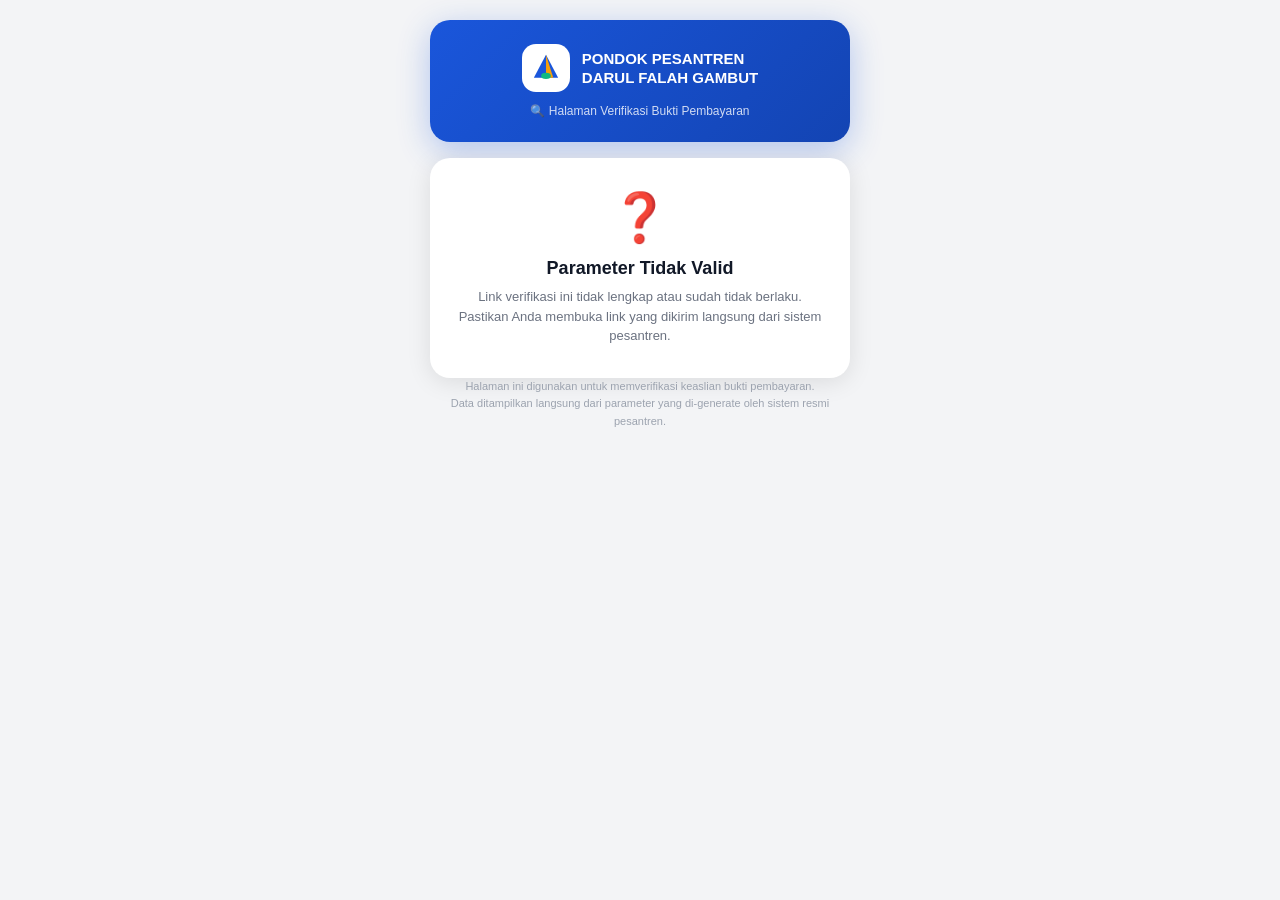
<file: verify.html>
<!DOCTYPE html>
<html lang="id">
<head>
<meta charset="UTF-8">
<meta name="viewport" content="width=device-width, initial-scale=1.0, maximum-scale=1.0">
<title>Verifikasi Bukti Pembayaran — Darul Falah Gambut</title>
<style>
* { box-sizing: border-box; margin: 0; padding: 0; }
body {
  font-family: -apple-system, 'Segoe UI', Arial, sans-serif;
  background: #f3f4f6; min-height: 100vh;
  display: flex; flex-direction: column; align-items: center;
  padding: 20px 16px 40px;
}

.header {
  width: 100%; max-width: 420px;
  background: linear-gradient(135deg, #1a56db, #1344b3);
  border-radius: 20px; padding: 24px 20px;
  text-align: center; margin-bottom: 16px;
  box-shadow: 0 8px 32px rgba(26,86,219,0.3);
}
.logo-row {
  display: flex; align-items: center; justify-content: center;
  gap: 12px; margin-bottom: 12px;
}
.logo-box {
  width: 48px; height: 48px; background: white;
  border-radius: 14px; display: flex; align-items: center; justify-content: center;
}
.header h1 { font-size: 15px; font-weight: 800; color: white; line-height: 1.3; text-align: left; }
.header p { font-size: 12px; color: rgba(255,255,255,0.8); margin-top: 8px; }

.card {
  width: 100%; max-width: 420px;
  background: white; border-radius: 20px;
  overflow: hidden; box-shadow: 0 4px 24px rgba(0,0,0,0.1);
  margin-bottom: 16px;
}
.card-header {
  padding: 16px 20px; border-bottom: 1px solid #f3f4f6;
  display: flex; align-items: center; gap: 12px;
}
.status-icon {
  width: 48px; height: 48px; border-radius: 14px;
  display: flex; align-items: center; justify-content: center; flex-shrink: 0;
}
.status-icon svg { width: 26px; height: 26px; }
.status-valid { background: #dcfce7; }
.status-invalid { background: #fee2e2; }
.status-info h2 { font-size: 16px; font-weight: 800; }
.status-info p { font-size: 12px; margin-top: 3px; }
.text-green { color: #059669; }
.text-red { color: #dc2626; }
.text-gray { color: #6b7280; }

.card-body { padding: 16px 20px; }
.info-row {
  display: flex; justify-content: space-between; align-items: flex-start;
  padding: 10px 0; border-bottom: 1px solid #f9fafb;
}
.info-row:last-child { border-bottom: none; }
.info-label { font-size: 12px; color: #9ca3af; font-weight: 600; }
.info-value { font-size: 13px; font-weight: 700; color: #111827; text-align: right; max-width: 60%; }

.bulan-grid {
  display: grid; grid-template-columns: repeat(6, 1fr);
  gap: 4px; margin-top: 8px;
}
.bulan-cell {
  text-align: center; padding: 5px 2px;
  border-radius: 6px; font-size: 10px; font-weight: 700;
}
.lunas { background: #dcfce7; color: #166534; }
.belum { background: #fee2e2; color: #991b1b; }

.total-box {
  background: linear-gradient(135deg, #1a56db, #1344b3);
  border-radius: 12px; padding: 14px 16px;
  display: flex; justify-content: space-between; align-items: center;
  margin: 12px 0;
}
.total-label { font-size: 11px; color: rgba(255,255,255,0.8); font-weight: 700; }
.total-amount { font-size: 20px; font-weight: 800; color: white; }
.total-detail { font-size: 10px; color: rgba(255,255,255,0.7); margin-top: 2px; }

.ref-badge {
  display: inline-block; background: #f3f4f6; color: #6b7280;
  font-size: 11px; font-weight: 800; letter-spacing: 1px;
  padding: 4px 14px; border-radius: 20px; margin-bottom: 12px;
}

.disclaimer {
  width: 100%; max-width: 420px;
  background: #fffbeb; border: 1.5px solid #fbbf24;
  border-radius: 12px; padding: 12px 14px;
  font-size: 12px; color: #92400e; line-height: 1.5;
  margin-bottom: 16px;
}
.disclaimer strong { font-weight: 700; }

.invalid-card {
  width: 100%; max-width: 420px;
  background: white; border-radius: 20px; padding: 32px 20px;
  text-align: center; box-shadow: 0 4px 24px rgba(0,0,0,0.1);
}
.invalid-card .icon { font-size: 48px; margin-bottom: 12px; }
.invalid-card h2 { font-size: 18px; font-weight: 800; color: #111827; margin-bottom: 8px; }
.invalid-card p { font-size: 13px; color: #6b7280; line-height: 1.5; }

.footer-note {
  font-size: 11px; color: #9ca3af; text-align: center;
  max-width: 420px; line-height: 1.6;
}
</style>
</head>
<body>

<div class="header">
  <div class="logo-row">
    <div class="logo-box">
      <svg viewBox="0 0 56 56" width="34" height="34">
        <path d="M28 6L8 44h40L28 6z" fill="#1a56db"/>
        <path d="M28 6L40 44H28V6z" fill="#f59e0b"/>
        <ellipse cx="28" cy="41" rx="8" ry="5" fill="#10b981"/>
      </svg>
    </div>
    <h1>PONDOK PESANTREN<br>DARUL FALAH GAMBUT</h1>
  </div>
  <p>🔍 Halaman Verifikasi Bukti Pembayaran</p>
</div>

<div id="output"></div>

<div class="footer-note">
  Halaman ini digunakan untuk memverifikasi keaslian bukti pembayaran.<br>
  Data ditampilkan langsung dari parameter yang di-generate oleh sistem resmi pesantren.
</div>

<script>
const MONTHS = ['Jan','Feb','Mar','Apr','Mei','Jun','Jul','Agu','Sep','Okt','Nov','Des'];
const MONTHS_FULL = ['Januari','Februari','Maret','April','Mei','Juni','Juli','Agustus','September','Oktober','November','Desember'];

function formatRp(num) {
  if (!num) return '0';
  return parseInt(num).toLocaleString('id-ID');
}

function render() {
  const params = new URLSearchParams(window.location.search);
  const out = document.getElementById('output');

  // Param pendek: r=ref, j=jenis, b=bulan, t=tarif, x=total, n=nama, d=tgl, m=bulanTahun
  const ref   = params.get('r') || params.get('ref');
  const jenis = params.get('j') || params.get('jenis');
  const bulan = params.get('b') || params.get('bulan');
  const tarif = parseInt(params.get('t') || params.get('tarif')) || 0;
  const total = parseInt(params.get('x') || params.get('s') || params.get('total')) || 0;
  const nama  = (params.get('n') || params.get('nama') || '').replace(/\+/g, ' ');
  const tgl   = params.get('d') || params.get('tgl');
  const ym    = params.get('m') || '';

  // Param lama (fallback)
  const bin   = params.get('bin')  || '';
  const info  = params.get('info') || '-';
  const ta    = params.get('ta')   || '';
  const oleh  = params.get('oleh') || 'Admin';

  // Format periode cetak dari ym (misal "202504" → "April 2025")
  const BNAMES = ['Januari','Februari','Maret','April','Mei','Juni','Juli','Agustus','September','Oktober','November','Desember'];
  let periodeCetak = '';
  if (ym && ym.length === 6) {
    const th = ym.slice(0, 4);
    const bl = parseInt(ym.slice(4, 6)) - 1;
    if (bl >= 0 && bl < 12) periodeCetak = BNAMES[bl] + ' ' + th;
  }

  if (!ref || !nama || !bulan) {
    out.innerHTML = `
      <div class="invalid-card">
        <div class="icon">❓</div>
        <h2>Parameter Tidak Valid</h2>
        <p>Link verifikasi ini tidak lengkap atau sudah tidak berlaku.<br>
        Pastikan Anda membuka link yang dikirim langsung dari sistem pesantren.</p>
      </div>`;
    return;
  }

  // Parse bulan string "100101..." (12 karakter 0/1)
  const months = bulan.split('').map(c => c === '1');
  const lunasCount = months.filter(Boolean).length;
  const belumCount = 12 - lunasCount;
  const isValid = ref && nama && bulan.length === 12;
  const binLabel = jenis === 'spp' ? 'bin' : 'binti';
  const infoLabel = jenis === 'spp' ? 'Kelas' : 'Kamar';
  const tglFormatted = tgl ? new Date(tgl).toLocaleDateString('id-ID', {day:'numeric',month:'long',year:'numeric'}) : '-';

  const bulanGridHTML = months.map((m, i) =>
    `<div class="bulan-cell ${m ? 'lunas' : 'belum'}">${MONTHS[i]}</div>`
  ).join('');

  out.innerHTML = `
    <div class="card">
      <div class="card-header">
        <div class="status-icon ${isValid ? 'status-valid' : 'status-invalid'}">
          ${isValid
            ? `<svg fill="none" viewBox="0 0 24 24" stroke="#059669"><path stroke-linecap="round" stroke-linejoin="round" stroke-width="2.5" d="M9 12l2 2 4-4m6 2a9 9 0 11-18 0 9 9 0 0118 0z"/></svg>`
            : `<svg fill="none" viewBox="0 0 24 24" stroke="#dc2626"><path stroke-linecap="round" stroke-linejoin="round" stroke-width="2.5" d="M10 14l2-2m0 0l2-2m-2 2l-2-2m2 2l2 2m7-2a9 9 0 11-18 0 9 9 0 0118 0z"/></svg>`
          }
        </div>
        <div class="status-info">
          <h2 class="${isValid ? 'text-green' : 'text-red'}">
            ${isValid ? '✓ Bukti Terverifikasi' : '✗ Bukti Tidak Valid'}
          </h2>
          <p class="text-gray">Bukti Pembayaran ${jenis === 'spp' ? 'SPP' : 'Catering'}</p>
        </div>
      </div>

      <div class="card-body">
        <div style="text-align:center;margin-bottom:14px;">
          <span class="ref-badge">${ref}</span>
        </div>

        <div class="info-row">
          <span class="info-label">Nama Santri</span>
          <span class="info-value">${nama}<br><span style="font-weight:500;color:#6b7280;font-size:11px;">${binLabel} ${bin}</span></span>
        </div>
        ${jenis === 'spp'
          ? `<div class="info-row">
              <span class="info-label">Kelas</span>
              <span class="info-value">${info}</span>
            </div>
            <div class="info-row">
              <span class="info-label">Tahun Ajaran</span>
              <span class="info-value">${ta}</span>
            </div>`
          : `<div class="info-row">
              <span class="info-label">Kamar</span>
              <span class="info-value">${info}</span>
            </div>`
        }
        <div class="info-row">
          <span class="info-label">Tarif / Bulan</span>
          <span class="info-value">Rp ${formatRp(tarif)}</span>
        </div>
        <div class="info-row">
          <span class="info-label">Bulan Lunas</span>
          <span class="info-value text-green">${lunasCount} bulan</span>
        </div>
        <div class="info-row">
          <span class="info-label">Belum Bayar</span>
          <span class="info-value ${belumCount > 0 ? 'text-red' : 'text-green'}">${belumCount} bulan</span>
        </div>

        <!-- Grid bulan -->
        <div style="margin:12px 0 4px;">
          <div style="font-size:11px;font-weight:700;color:#9ca3af;text-transform:uppercase;letter-spacing:.4px;margin-bottom:8px;">Detail Per Bulan</div>
          <div class="bulan-grid">${bulanGridHTML}</div>
        </div>

        <!-- Total -->
        <div class="total-box">
          <div>
            <div class="total-label">TOTAL TERBAYAR</div>
            <div class="total-amount">Rp ${formatRp(total)}</div>
          </div>
          <div style="text-align:right;">
            <div class="total-detail">${lunasCount} × Rp ${formatRp(tarif)}</div>
          </div>
        </div>

        <div class="info-row">
          <span class="info-label">Dicatat oleh</span>
          <span class="info-value">${oleh || '-'}</span>
        </div>
        <div class="info-row">
          <span class="info-label">Tanggal</span>
          <span class="info-value">${tglFormatted}</span>
        </div>
      </div>
    </div>

    <div class="disclaimer">
      <strong>⚠️ Catatan Penting:</strong> Halaman ini menampilkan data yang di-encode saat bukti dicetak/dikirim.
      Untuk verifikasi mutlak, konfirmasi langsung ke administrasi PP. Darul Falah Gambut
      dengan menyebutkan No. Referensi <strong>${ref}</strong>.
    </div>`;
}

render();
</script>
</body>
</html>
</file>
